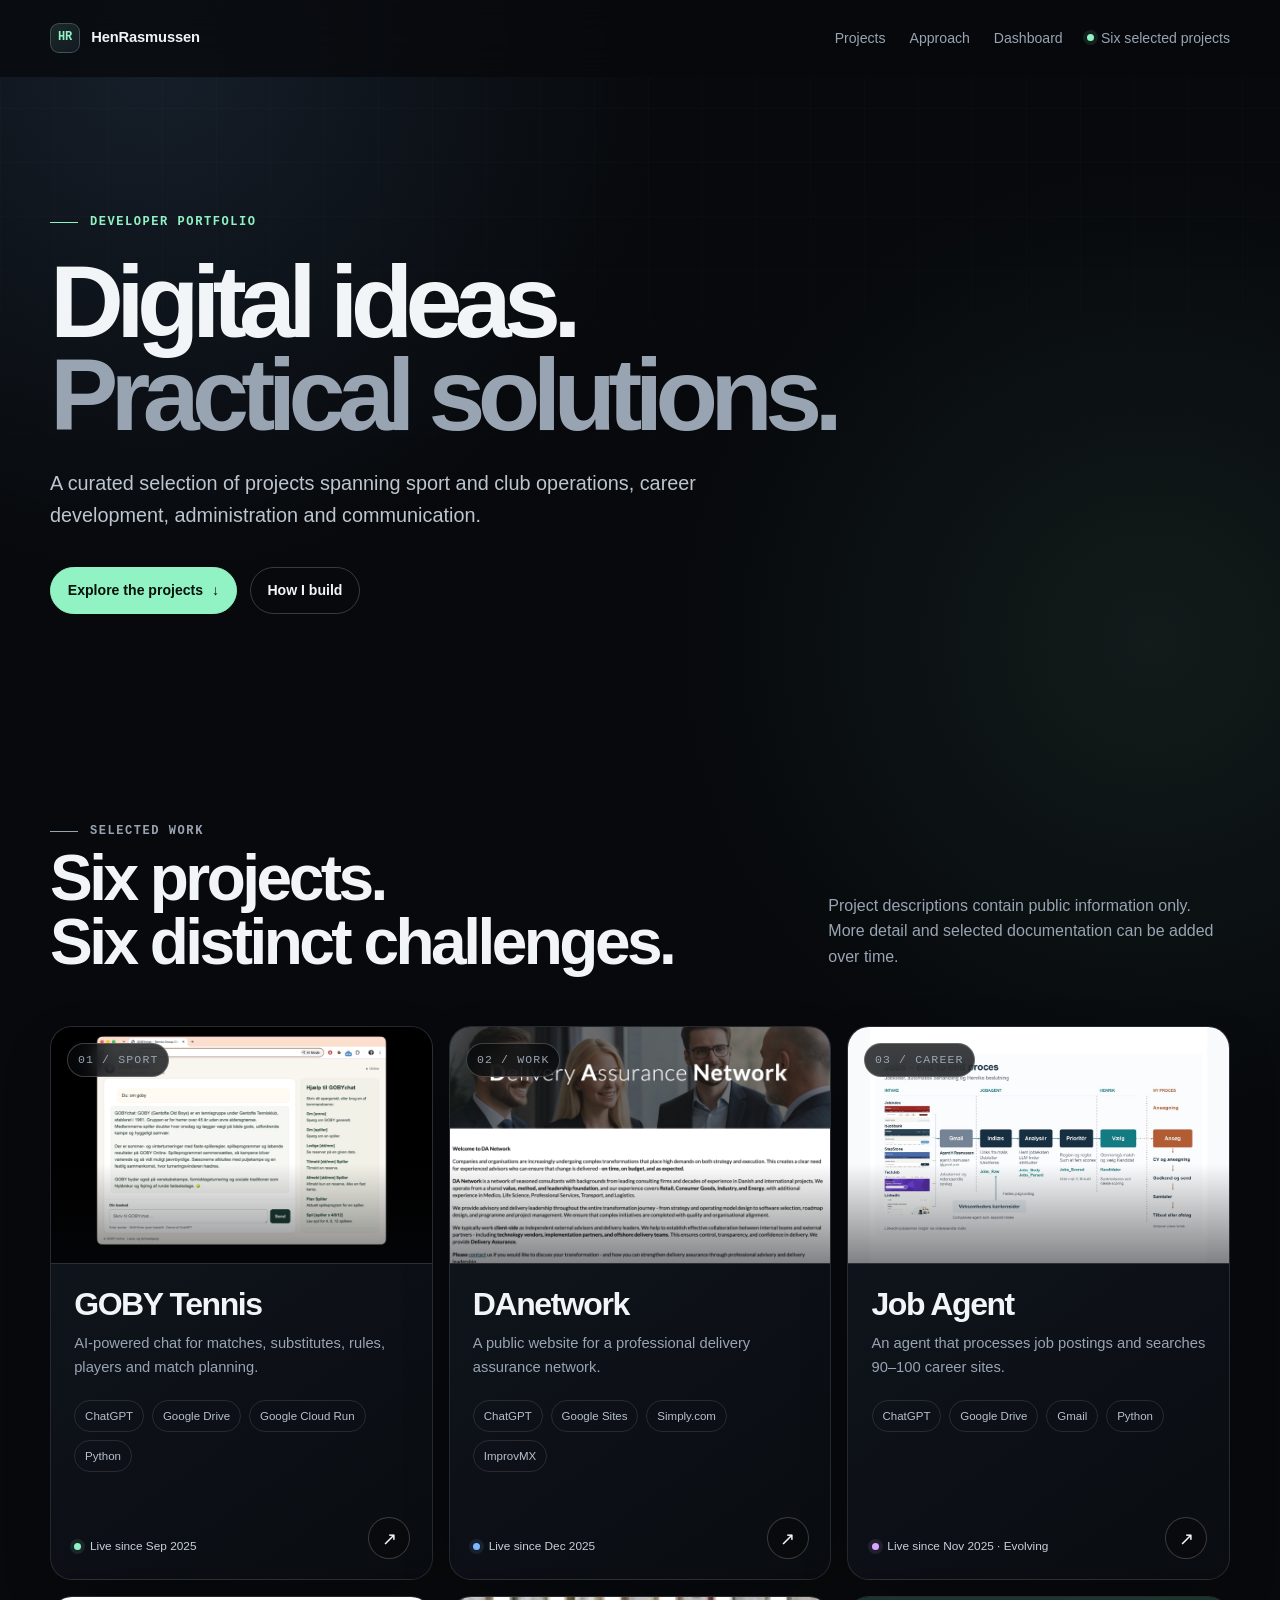
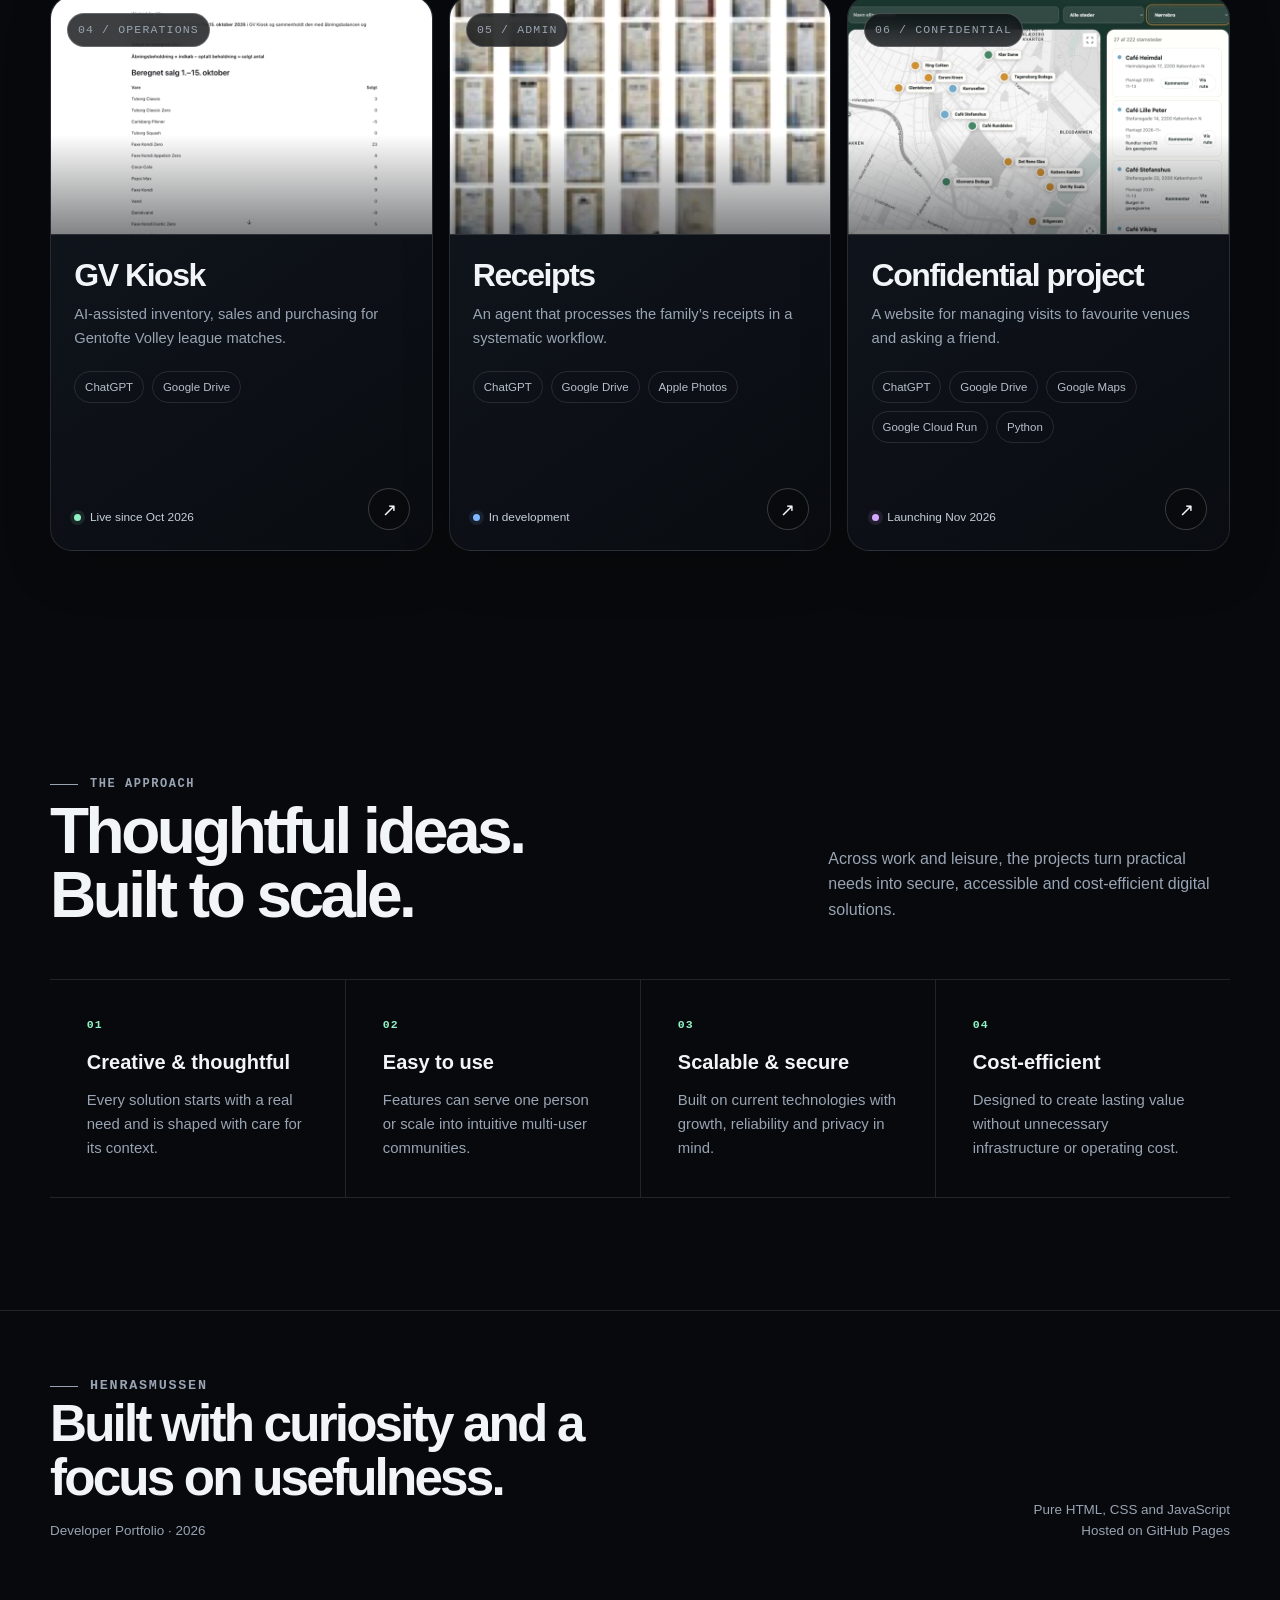
<file: index.html>
<!doctype html>
<html lang="en">
<head>
  <meta charset="utf-8">
  <meta name="viewport" content="width=device-width, initial-scale=1">
  <meta name="description" content="A selection of digital projects spanning sport, operations, career development, administration and communication.">
  <meta name="theme-color" content="#07090c">
  <title>HenRasmussen — Developer Portfolio</title>
  <link rel="stylesheet" href="assets/styles.css">
  <script src="assets/site.js" defer></script>
</head>
<body>
  <a class="skip-link" href="#main">Skip to content</a>
  <header class="site-header">
    <nav class="nav shell" aria-label="Primary navigation">
      <a class="brand" href="./" aria-label="Go to the homepage">
        <span class="brand-mark" aria-hidden="true">HR</span>
        <span>HenRasmussen</span>
      </a>
      <div class="nav-links">
        <a href="#projects">Projects</a>
        <a href="#principles">Approach</a>
        <a href="dashboard/">Dashboard</a>
        <span class="availability">Six selected projects</span>
      </div>
    </nav>
  </header>

  <main id="main">
    <section class="hero shell">
      <div data-reveal>
        <p class="eyebrow">Developer portfolio</p>
        <h1>Digital ideas.<br><span>Practical solutions.</span></h1>
        <p class="hero-copy">A curated selection of projects spanning sport and club operations, career development, administration and communication.</p>
        <div class="button-row">
          <a class="button button-primary" href="#projects">Explore the projects <span aria-hidden="true">↓</span></a>
          <a class="button" href="#principles">How I build</a>
        </div>
      </div>
    </section>

    <section class="section shell" id="projects">
      <div class="section-heading" data-reveal>
        <div>
          <p class="eyebrow">Selected work</p>
          <h2>Six projects.<br>Six distinct challenges.</h2>
        </div>
        <p>Project descriptions contain public information only. More detail and selected documentation can be added over time.</p>
      </div>

      <div class="project-grid">
        <a class="project-card" href="projects/goby-tennis/" data-reveal>
          <span class="project-number">01 / SPORT</span>
          <div class="project-image"><img src="assets/projects/goby.jpg?v=20261028" alt="GOBYchat interface showing player and match commands" loading="lazy"></div>
          <div class="project-card-body">
            <h3>GOBY Tennis</h3>
            <p>AI-powered chat for matches, substitutes, rules, players and match planning.</p>
            <div class="tag-list"><span class="tag">ChatGPT</span><span class="tag">Google Drive</span><span class="tag">Google Cloud Run</span><span class="tag">Python</span></div>
            <span class="project-status">Live since Sep 2025</span>
          </div>
          <span class="card-arrow" aria-hidden="true">↗</span>
        </a>

        <a class="project-card" href="projects/danetwork/" data-reveal>
          <span class="project-number">02 / WORK</span>
          <div class="project-image"><img src="assets/projects/danetwork.jpg" alt="DAnetwork professional network website" loading="lazy"></div>
          <div class="project-card-body">
            <h3>DAnetwork</h3>
            <p>A public website for a professional delivery assurance network.</p>
            <div class="tag-list"><span class="tag">ChatGPT</span><span class="tag">Google Sites</span><span class="tag">Simply.com</span><span class="tag">ImprovMX</span></div>
            <span class="project-status">Live since Dec 2025</span>
          </div>
          <span class="card-arrow" aria-hidden="true">↗</span>
        </a>

        <a class="project-card" href="projects/job-search-career/" data-reveal>
          <span class="project-number">03 / CAREER</span>
          <div class="project-image"><img src="assets/projects/job-agent.jpg?v=20261026" alt="Job Agent scoring job opportunities in a structured overview" loading="lazy"></div>
          <div class="project-card-body">
            <h3>Job Agent</h3>
            <p>An agent that processes job postings and searches 90–100 career sites.</p>
            <div class="tag-list"><span class="tag">ChatGPT</span><span class="tag">Google Drive</span><span class="tag">Gmail</span><span class="tag">Python</span></div>
            <span class="project-status">Live since Nov 2025 · Evolving</span>
          </div>
          <span class="card-arrow" aria-hidden="true">↗</span>
        </a>

        <a class="project-card" href="projects/gv-kiosk/" data-reveal>
          <span class="project-number">04 / OPERATIONS</span>
          <div class="project-image"><img src="assets/projects/gv-kiosk.jpg" alt="GV Kiosk calculated sales overview" loading="lazy"></div>
          <div class="project-card-body">
            <h3>GV Kiosk</h3>
            <p>AI-assisted inventory, sales and purchasing for Gentofte Volley league matches.</p>
            <div class="tag-list"><span class="tag">ChatGPT</span><span class="tag">Google Drive</span></div>
            <span class="project-status">Live since Oct 2026</span>
          </div>
          <span class="card-arrow" aria-hidden="true">↗</span>
        </a>

        <a class="project-card" href="projects/receipts/" data-reveal>
          <span class="project-number">05 / ADMIN</span>
          <div class="project-image"><img src="assets/projects/receipts.jpg" alt="An overview of receipts ready for processing" loading="lazy"></div>
          <div class="project-card-body">
            <h3>Receipts</h3>
            <p>An agent that processes the family’s receipts in a systematic workflow.</p>
            <div class="tag-list"><span class="tag">ChatGPT</span><span class="tag">Google Drive</span><span class="tag">Apple Photos</span></div>
            <span class="project-status">In development</span>
          </div>
          <span class="card-arrow" aria-hidden="true">↗</span>
        </a>

        <a class="project-card" href="projects/confidential-project/" data-reveal>
          <span class="project-number">06 / CONFIDENTIAL</span>
          <div class="project-image"><img src="assets/projects/confidential-project.jpg" alt="A map-based interface for planning visits" loading="lazy"></div>
          <div class="project-card-body">
            <h3>Confidential project</h3>
            <p>A website for managing visits to favourite venues and asking a friend.</p>
            <div class="tag-list"><span class="tag">ChatGPT</span><span class="tag">Google Drive</span><span class="tag">Google Maps</span><span class="tag">Google Cloud Run</span><span class="tag">Python</span></div>
            <span class="project-status">Launching Nov 2026</span>
          </div>
          <span class="card-arrow" aria-hidden="true">↗</span>
        </a>
      </div>
    </section>

    <section class="section shell" id="principles">
      <div class="section-heading" data-reveal>
        <div>
          <p class="eyebrow">The approach</p>
          <h2>Thoughtful ideas.<br>Built to scale.</h2>
        </div>
        <p>Across work and leisure, the projects turn practical needs into secure, accessible and cost-efficient digital solutions.</p>
      </div>
      <div class="principles" data-reveal>
        <article class="principle">
          <strong>01</strong>
          <h3>Creative &amp; thoughtful</h3>
          <p>Every solution starts with a real need and is shaped with care for its context.</p>
        </article>
        <article class="principle">
          <strong>02</strong>
          <h3>Easy to use</h3>
          <p>Features can serve one person or scale into intuitive multi-user communities.</p>
        </article>
        <article class="principle">
          <strong>03</strong>
          <h3>Scalable &amp; secure</h3>
          <p>Built on current technologies with growth, reliability and privacy in mind.</p>
        </article>
        <article class="principle">
          <strong>04</strong>
          <h3>Cost-efficient</h3>
          <p>Designed to create lasting value without unnecessary infrastructure or operating cost.</p>
        </article>
      </div>
    </section>
  </main>

  <footer class="site-footer">
    <div class="footer-inner shell">
      <div>
        <p class="eyebrow">HenRasmussen</p>
        <h2>Built with curiosity and a focus on usefulness.</h2>
        <p>Developer Portfolio · <span data-year></span></p>
      </div>
      <p class="footer-meta">Pure HTML, CSS and JavaScript<br>Hosted on GitHub Pages</p>
    </div>
  </footer>
</body>
</html>
</file>
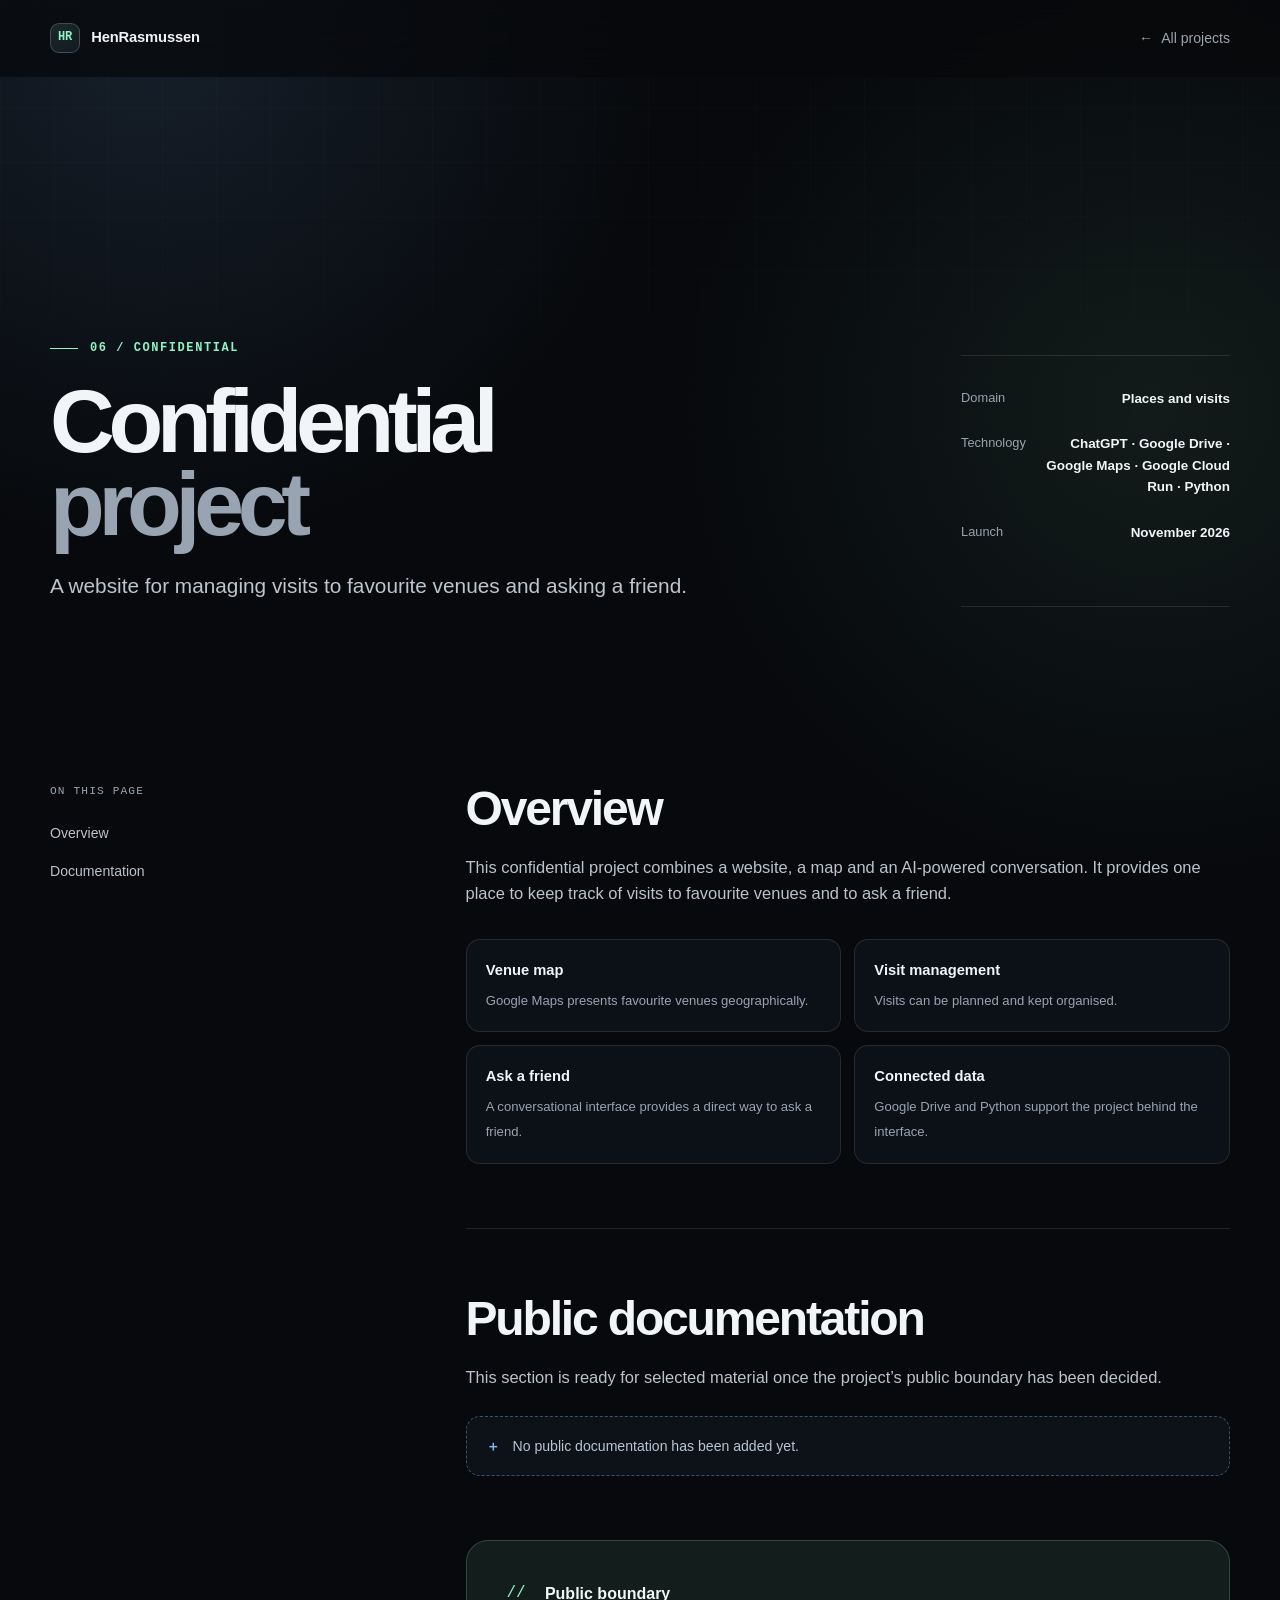
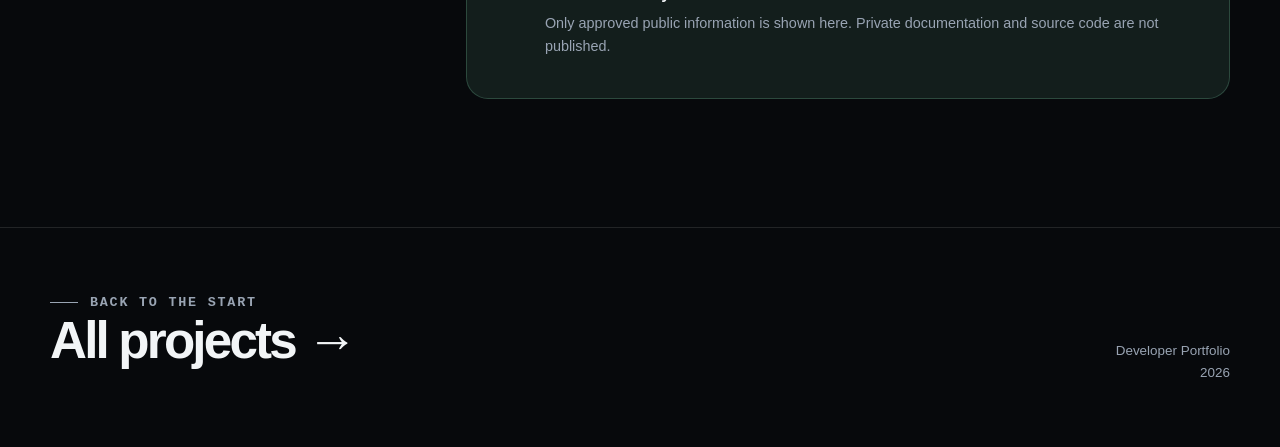
<file: projects/confidential-project/index.html>
<!doctype html>
<html lang="en">
<head><!-- Static project page -->
  <meta charset="utf-8">
  <meta name="viewport" content="width=device-width, initial-scale=1">
  <meta name="description" content="Confidential project — a website for managing visits to favourite venues and asking a friend.">
  <meta name="theme-color" content="#07090c">
  <title>Confidential project — HenRasmussen</title>
  <link rel="stylesheet" href="../../assets/styles.css">
  <script src="../../assets/site.js" defer></script>
</head>
<body>
  <a class="skip-link" href="#main">Skip to content</a>
  <header class="site-header"><nav class="nav shell" aria-label="Primary navigation"><a class="brand" href="../../"><span class="brand-mark" aria-hidden="true">HR</span><span>HenRasmussen</span></a><div class="nav-links"><a class="back-link" href="../../#projects"><span aria-hidden="true">←</span> All projects</a></div></nav></header>
  <main id="main">
    <section class="detail-hero shell">
      <div data-reveal><p class="eyebrow">06 / Confidential</p><h1>Confidential<br><span>project</span></h1><p class="detail-intro">A website for managing visits to favourite venues and asking a friend.</p></div>
      <dl class="detail-index" data-reveal><div><dt>Domain</dt><dd>Places and visits</dd></div><div><dt>Technology</dt><dd>ChatGPT · Google Drive · Google Maps · Google Cloud Run · Python</dd></div><div><dt>Launch</dt><dd>November 2026</dd></div></dl>
    </section>
    <div class="content-grid shell">
      <nav class="content-nav" aria-label="On this page"><p>On this page</p><a href="#overview">Overview</a><a href="#documentation">Documentation</a></nav>
      <div>
        <section class="content-block" id="overview" data-reveal><h2>Overview</h2><p>This confidential project combines a website, a map and an AI-powered conversation. It provides one place to keep track of visits to favourite venues and to ask a friend.</p><ul class="feature-list"><li><strong>Venue map</strong><span>Google Maps presents favourite venues geographically.</span></li><li><strong>Visit management</strong><span>Visits can be planned and kept organised.</span></li><li><strong>Ask a friend</strong><span>A conversational interface provides a direct way to ask a friend.</span></li><li><strong>Connected data</strong><span>Google Drive and Python support the project behind the interface.</span></li></ul></section>
        <section class="content-block" id="documentation" data-reveal><h2>Public documentation</h2><p>This section is ready for selected material once the project’s public boundary has been decided.</p><div class="placeholder">No public documentation has been added yet.</div></section>
        <aside class="privacy-note" data-reveal><span class="privacy-note-icon" aria-hidden="true">//</span><div><h3>Public boundary</h3><p>Only approved public information is shown here. Private documentation and source code are not published.</p></div></aside>
      </div>
    </div>
  </main>
  <footer class="site-footer"><div class="footer-inner shell"><div><p class="eyebrow">Back to the start</p><h2><a href="../../#projects">All projects <span aria-hidden="true">→</span></a></h2></div><p class="footer-meta">Developer Portfolio<br><span data-year></span></p></div></footer>
</body>
</html>
</file>
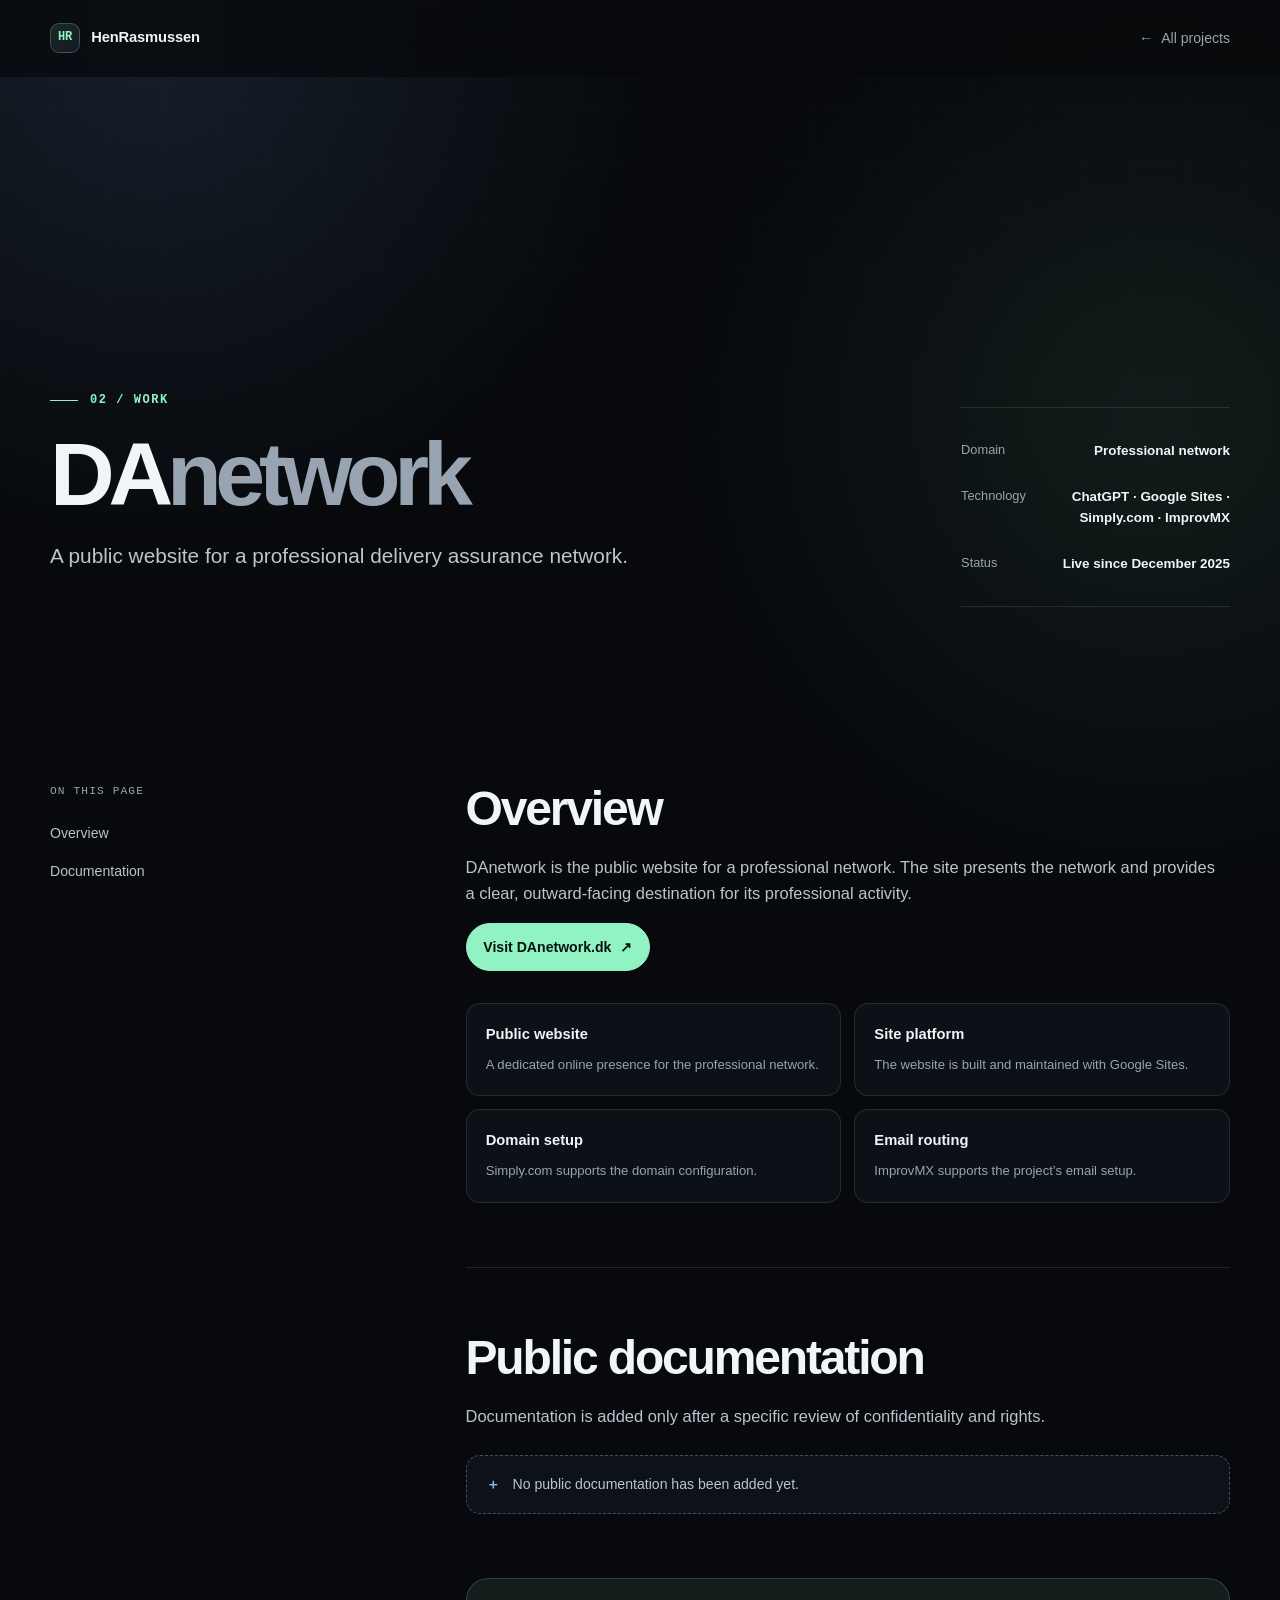
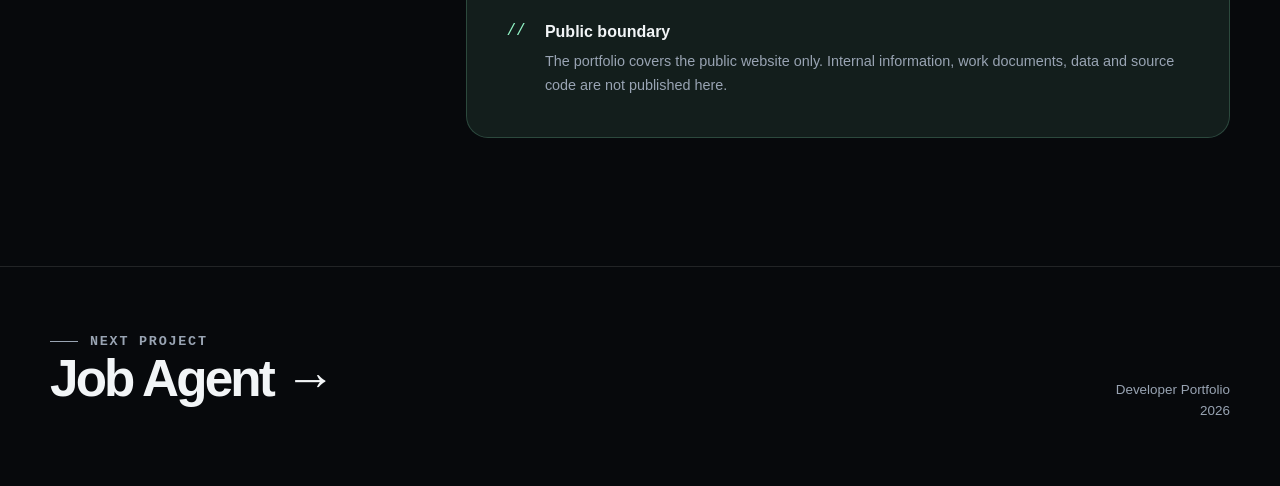
<file: projects/danetwork/index.html>
<!doctype html>
<html lang="en">
<head><!-- Static project page -->
  <meta charset="utf-8">
  <meta name="viewport" content="width=device-width, initial-scale=1">
  <meta name="description" content="DAnetwork — a website for a professional delivery assurance network.">
  <meta name="theme-color" content="#07090c">
  <title>DAnetwork — HenRasmussen</title>
  <link rel="stylesheet" href="../../assets/styles.css">
  <script src="../../assets/site.js" defer></script>
</head>
<body>
  <a class="skip-link" href="#main">Skip to content</a>
  <header class="site-header"><nav class="nav shell" aria-label="Primary navigation"><a class="brand" href="../../"><span class="brand-mark" aria-hidden="true">HR</span><span>HenRasmussen</span></a><div class="nav-links"><a class="back-link" href="../../#projects"><span aria-hidden="true">←</span> All projects</a></div></nav></header>
  <main id="main">
    <section class="detail-hero shell">
      <div data-reveal><p class="eyebrow">02 / Work</p><h1>DA<span>network</span></h1><p class="detail-intro">A public website for a professional delivery assurance network.</p></div>
      <dl class="detail-index" data-reveal><div><dt>Domain</dt><dd>Professional network</dd></div><div><dt>Technology</dt><dd>ChatGPT · Google Sites · Simply.com · ImprovMX</dd></div><div><dt>Status</dt><dd>Live since December 2025</dd></div></dl>
    </section>
    <div class="content-grid shell">
      <nav class="content-nav" aria-label="On this page"><p>On this page</p><a href="#overview">Overview</a><a href="#documentation">Documentation</a></nav>
      <div>
        <section class="content-block" id="overview" data-reveal><h2>Overview</h2><p>DAnetwork is the public website for a professional network. The site presents the network and provides a clear, outward-facing destination for its professional activity.</p><p><a class="button button-primary" href="https://danetwork.dk/" target="_blank" rel="noopener">Visit DAnetwork.dk <span aria-hidden="true">↗</span></a></p><ul class="feature-list"><li><strong>Public website</strong><span>A dedicated online presence for the professional network.</span></li><li><strong>Site platform</strong><span>The website is built and maintained with Google Sites.</span></li><li><strong>Domain setup</strong><span>Simply.com supports the domain configuration.</span></li><li><strong>Email routing</strong><span>ImprovMX supports the project’s email setup.</span></li></ul></section>
        <section class="content-block" id="documentation" data-reveal><h2>Public documentation</h2><p>Documentation is added only after a specific review of confidentiality and rights.</p><div class="placeholder">No public documentation has been added yet.</div></section>
        <aside class="privacy-note" data-reveal><span class="privacy-note-icon" aria-hidden="true">//</span><div><h3>Public boundary</h3><p>The portfolio covers the public website only. Internal information, work documents, data and source code are not published here.</p></div></aside>
      </div>
    </div>
  </main>
  <footer class="site-footer"><div class="footer-inner shell"><div><p class="eyebrow">Next project</p><h2><a href="../job-search-career/">Job Agent <span aria-hidden="true">→</span></a></h2></div><p class="footer-meta">Developer Portfolio<br><span data-year></span></p></div></footer>
</body>
</html>
</file>
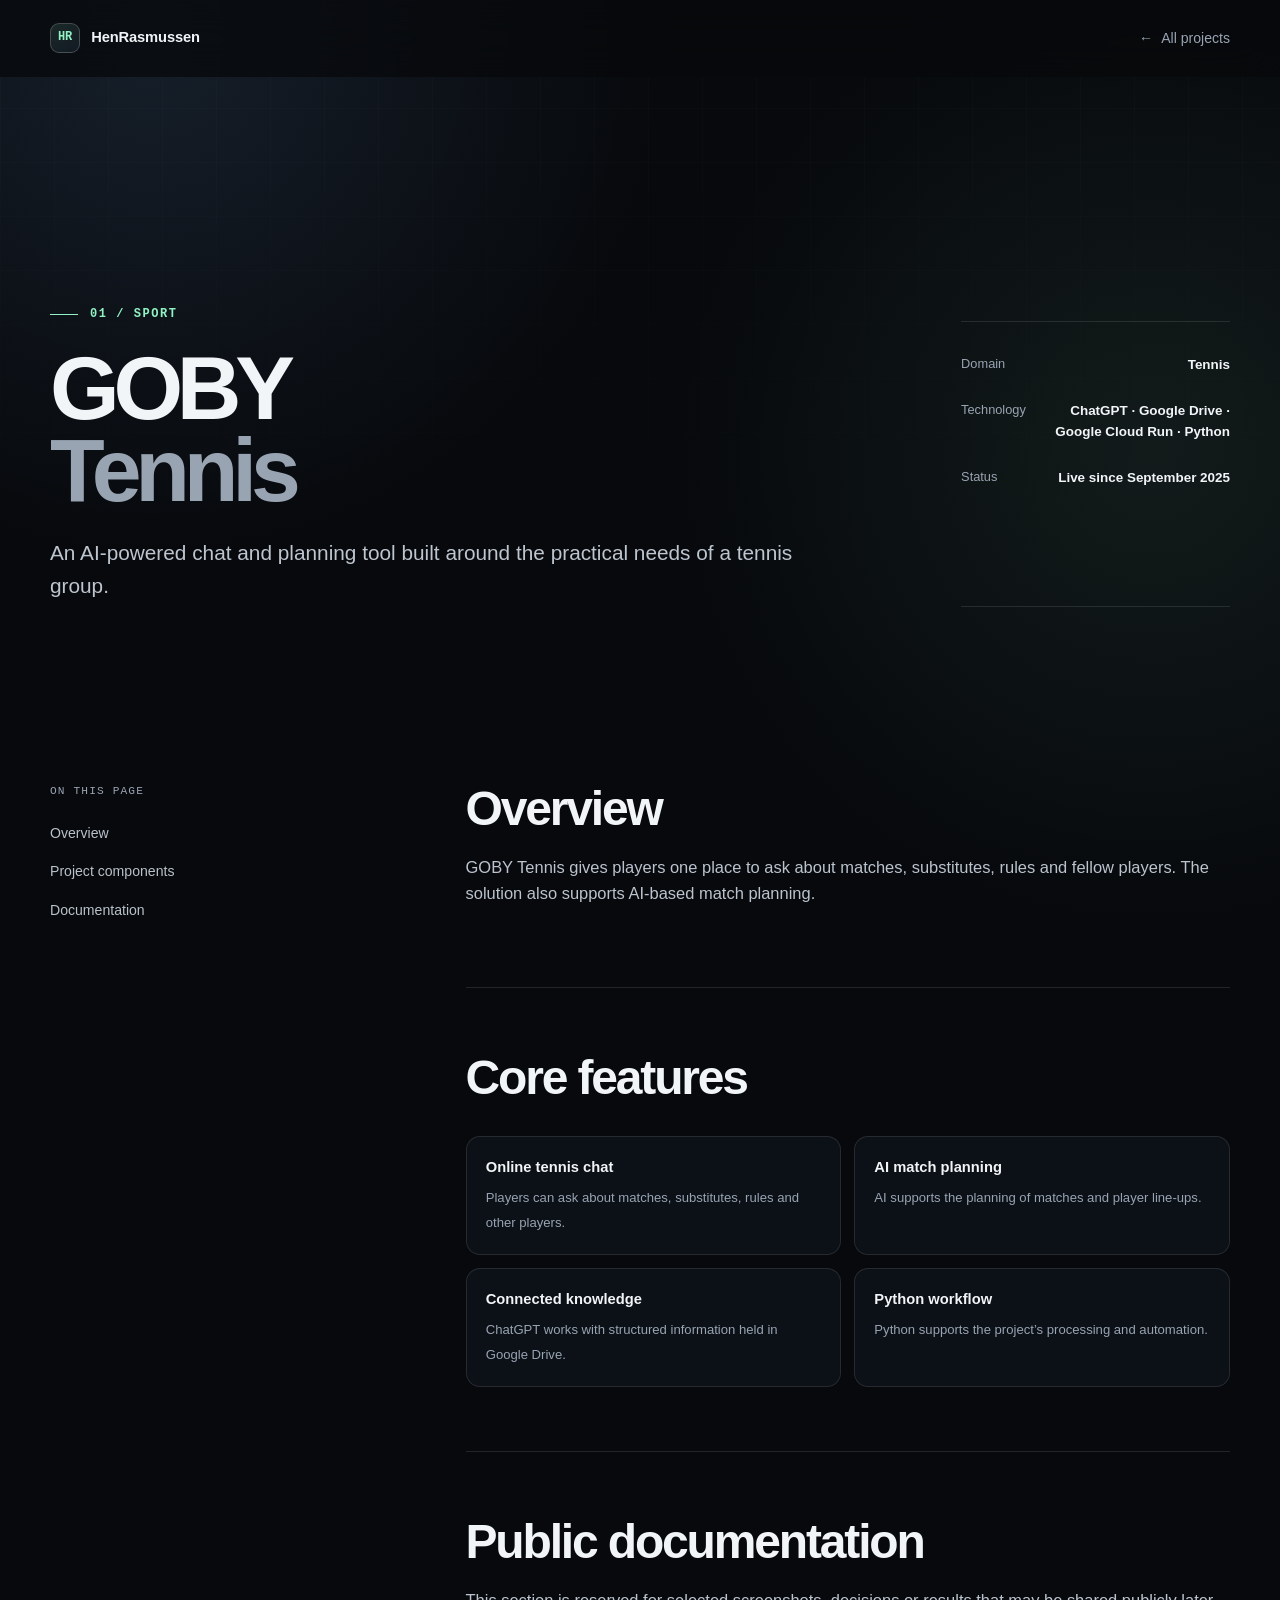
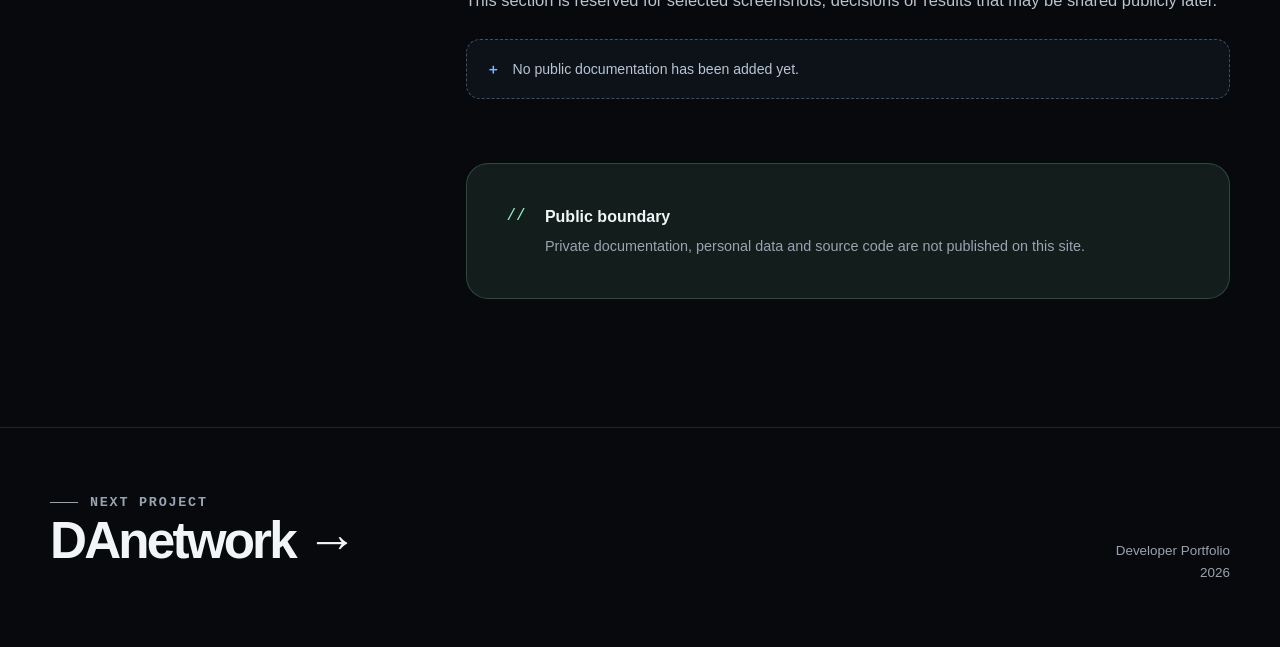
<file: projects/goby-tennis/index.html>
<!doctype html>
<html lang="en">
<head><!-- Static project page -->
  <meta charset="utf-8">
  <meta name="viewport" content="width=device-width, initial-scale=1">
  <meta name="description" content="GOBY Tennis — AI-powered chat and match planning for tennis players.">
  <meta name="theme-color" content="#07090c">
  <title>GOBY Tennis — HenRasmussen</title>
  <link rel="stylesheet" href="../../assets/styles.css">
  <script src="../../assets/site.js" defer></script>
</head>
<body>
  <a class="skip-link" href="#main">Skip to content</a>
  <header class="site-header"><nav class="nav shell" aria-label="Primary navigation"><a class="brand" href="../../"><span class="brand-mark" aria-hidden="true">HR</span><span>HenRasmussen</span></a><div class="nav-links"><a class="back-link" href="../../#projects"><span aria-hidden="true">←</span> All projects</a></div></nav></header>
  <main id="main">
    <section class="detail-hero shell">
      <div data-reveal><p class="eyebrow">01 / Sport</p><h1>GOBY<br><span>Tennis</span></h1><p class="detail-intro">An AI-powered chat and planning tool built around the practical needs of a tennis group.</p></div>
      <dl class="detail-index" data-reveal><div><dt>Domain</dt><dd>Tennis</dd></div><div><dt>Technology</dt><dd>ChatGPT · Google Drive · Google Cloud Run · Python</dd></div><div><dt>Status</dt><dd>Live since September 2025</dd></div></dl>
    </section>
    <div class="content-grid shell">
      <nav class="content-nav" aria-label="On this page"><p>On this page</p><a href="#overview">Overview</a><a href="#components">Project components</a><a href="#documentation">Documentation</a></nav>
      <div>
        <section class="content-block" id="overview" data-reveal><h2>Overview</h2><p>GOBY Tennis gives players one place to ask about matches, substitutes, rules and fellow players. The solution also supports AI-based match planning.</p></section>
        <section class="content-block" id="components" data-reveal><h2>Core features</h2><ul class="feature-list"><li><strong>Online tennis chat</strong><span>Players can ask about matches, substitutes, rules and other players.</span></li><li><strong>AI match planning</strong><span>AI supports the planning of matches and player line-ups.</span></li><li><strong>Connected knowledge</strong><span>ChatGPT works with structured information held in Google Drive.</span></li><li><strong>Python workflow</strong><span>Python supports the project’s processing and automation.</span></li></ul></section>
        <section class="content-block" id="documentation" data-reveal><h2>Public documentation</h2><p>This section is reserved for selected screenshots, decisions or results that may be shared publicly later.</p><div class="placeholder">No public documentation has been added yet.</div></section>
        <aside class="privacy-note" data-reveal><span class="privacy-note-icon" aria-hidden="true">//</span><div><h3>Public boundary</h3><p>Private documentation, personal data and source code are not published on this site.</p></div></aside>
      </div>
    </div>
  </main>
  <footer class="site-footer"><div class="footer-inner shell"><div><p class="eyebrow">Next project</p><h2><a href="../danetwork/">DAnetwork <span aria-hidden="true">→</span></a></h2></div><p class="footer-meta">Developer Portfolio<br><span data-year></span></p></div></footer>
</body>
</html>
</file>
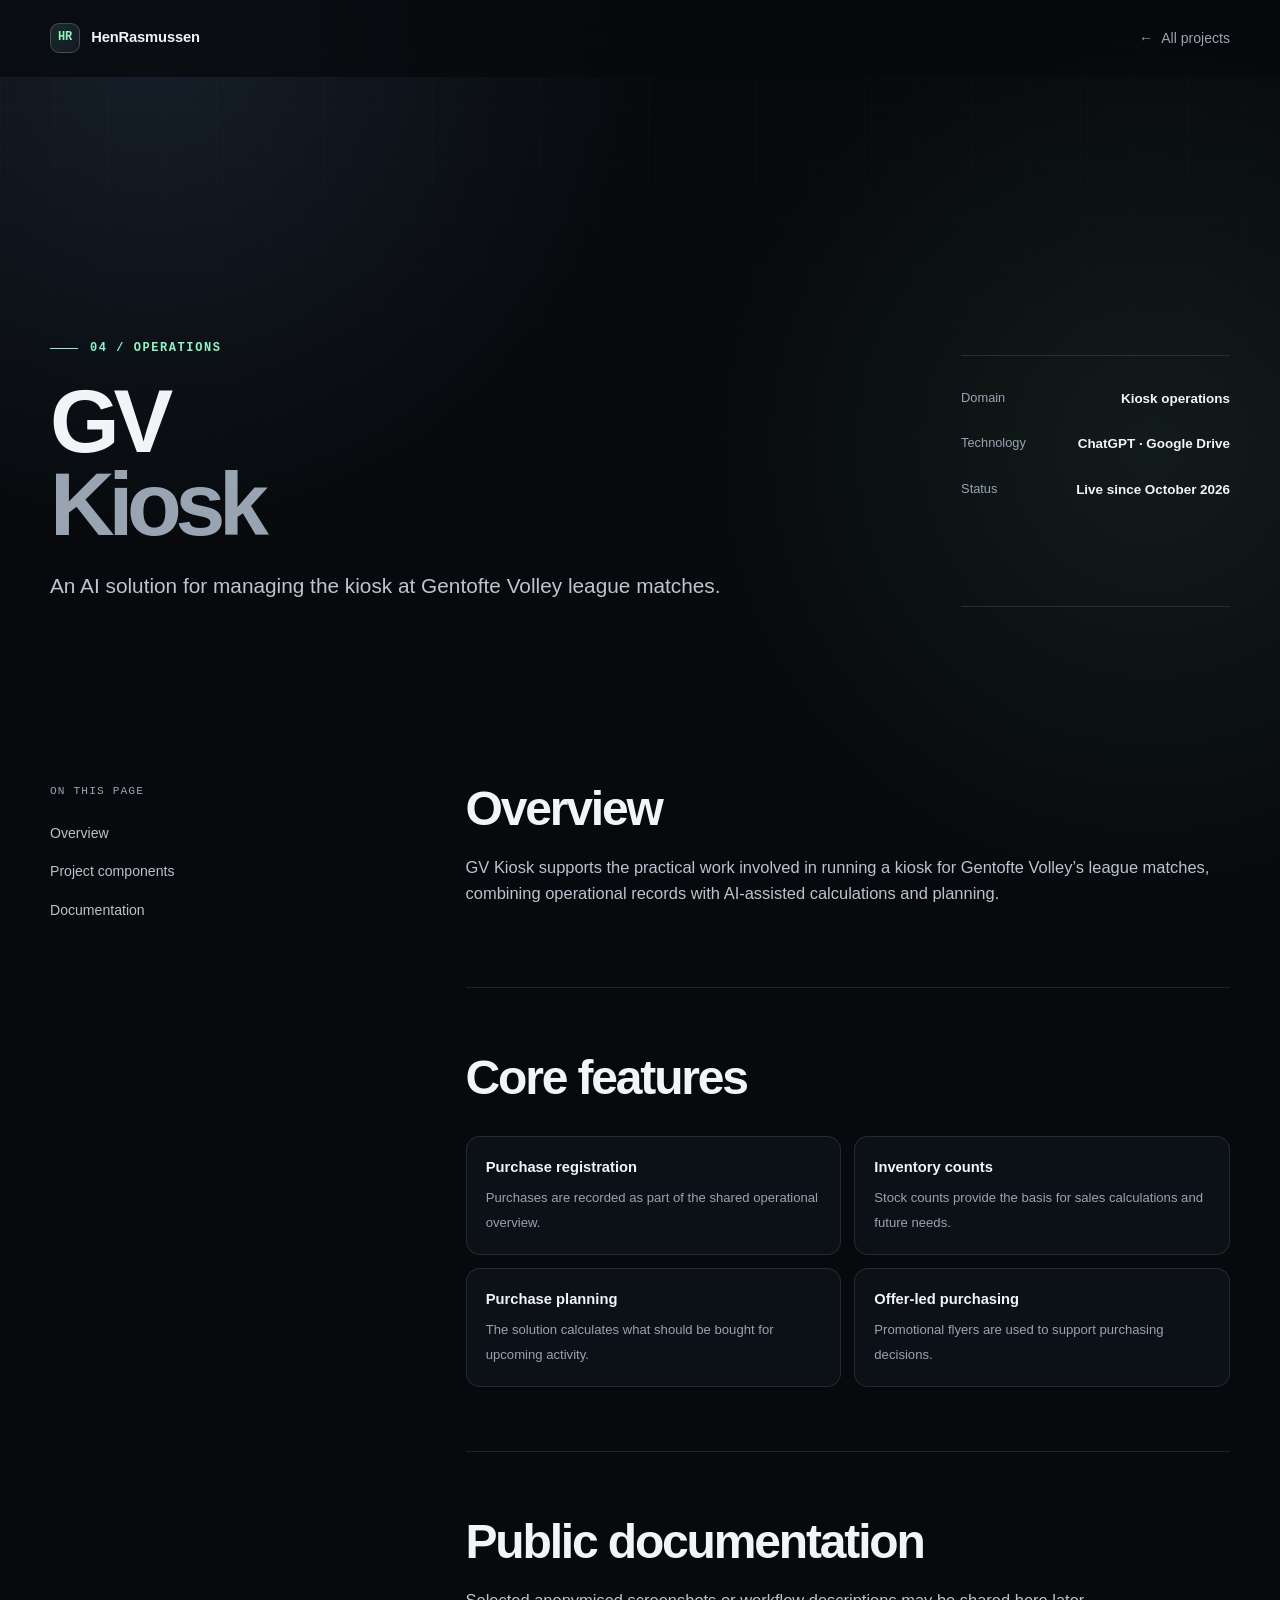
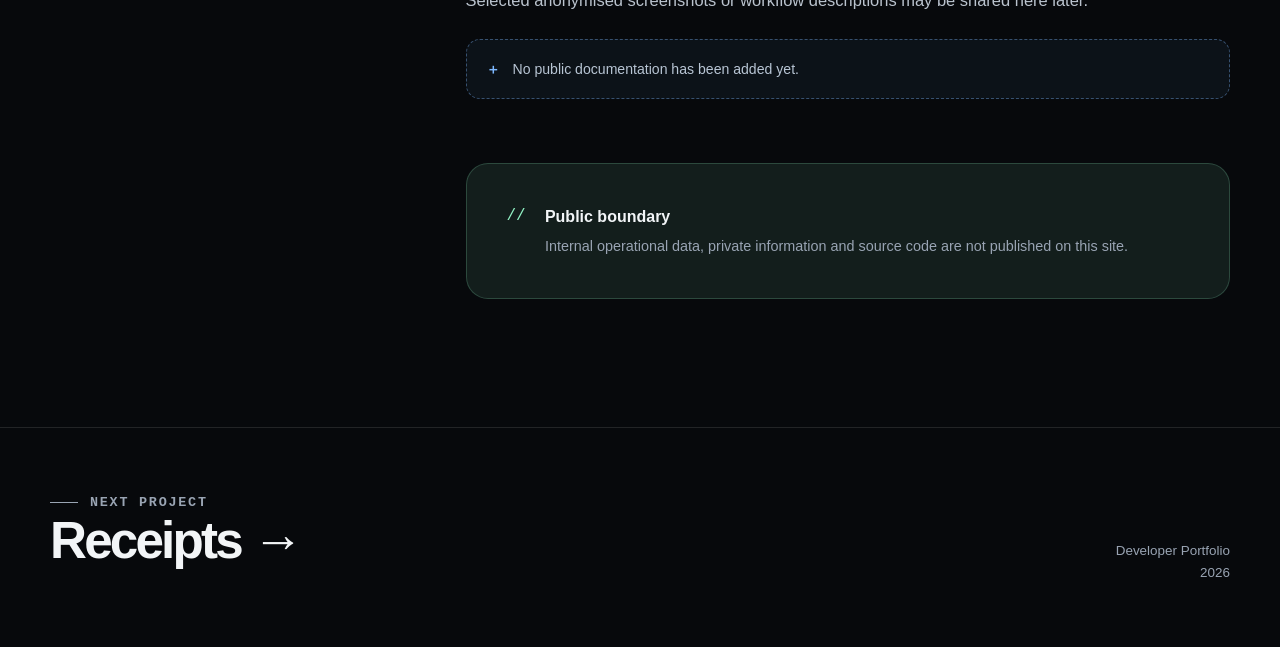
<file: projects/gv-kiosk/index.html>
<!doctype html>
<html lang="en">
<head><!-- Static project page -->
  <meta charset="utf-8">
  <meta name="viewport" content="width=device-width, initial-scale=1">
  <meta name="description" content="GV Kiosk — AI-assisted kiosk operations for Gentofte Volley league matches.">
  <meta name="theme-color" content="#07090c">
  <title>GV Kiosk — HenRasmussen</title>
  <link rel="stylesheet" href="../../assets/styles.css">
  <script src="../../assets/site.js" defer></script>
</head>
<body>
  <a class="skip-link" href="#main">Skip to content</a>
  <header class="site-header"><nav class="nav shell" aria-label="Primary navigation"><a class="brand" href="../../"><span class="brand-mark" aria-hidden="true">HR</span><span>HenRasmussen</span></a><div class="nav-links"><a class="back-link" href="../../#projects"><span aria-hidden="true">←</span> All projects</a></div></nav></header>
  <main id="main">
    <section class="detail-hero shell">
      <div data-reveal><p class="eyebrow">04 / Operations</p><h1>GV<br><span>Kiosk</span></h1><p class="detail-intro">An AI solution for managing the kiosk at Gentofte Volley league matches.</p></div>
      <dl class="detail-index" data-reveal><div><dt>Domain</dt><dd>Kiosk operations</dd></div><div><dt>Technology</dt><dd>ChatGPT · Google Drive</dd></div><div><dt>Status</dt><dd>Live since October 2026</dd></div></dl>
    </section>
    <div class="content-grid shell">
      <nav class="content-nav" aria-label="On this page"><p>On this page</p><a href="#overview">Overview</a><a href="#components">Project components</a><a href="#documentation">Documentation</a></nav>
      <div>
        <section class="content-block" id="overview" data-reveal><h2>Overview</h2><p>GV Kiosk supports the practical work involved in running a kiosk for Gentofte Volley’s league matches, combining operational records with AI-assisted calculations and planning.</p></section>
        <section class="content-block" id="components" data-reveal><h2>Core features</h2><ul class="feature-list"><li><strong>Purchase registration</strong><span>Purchases are recorded as part of the shared operational overview.</span></li><li><strong>Inventory counts</strong><span>Stock counts provide the basis for sales calculations and future needs.</span></li><li><strong>Purchase planning</strong><span>The solution calculates what should be bought for upcoming activity.</span></li><li><strong>Offer-led purchasing</strong><span>Promotional flyers are used to support purchasing decisions.</span></li></ul></section>
        <section class="content-block" id="documentation" data-reveal><h2>Public documentation</h2><p>Selected anonymised screenshots or workflow descriptions may be shared here later.</p><div class="placeholder">No public documentation has been added yet.</div></section>
        <aside class="privacy-note" data-reveal><span class="privacy-note-icon" aria-hidden="true">//</span><div><h3>Public boundary</h3><p>Internal operational data, private information and source code are not published on this site.</p></div></aside>
      </div>
    </div>
  </main>
  <footer class="site-footer"><div class="footer-inner shell"><div><p class="eyebrow">Next project</p><h2><a href="../receipts/">Receipts <span aria-hidden="true">→</span></a></h2></div><p class="footer-meta">Developer Portfolio<br><span data-year></span></p></div></footer>
</body>
</html>
</file>
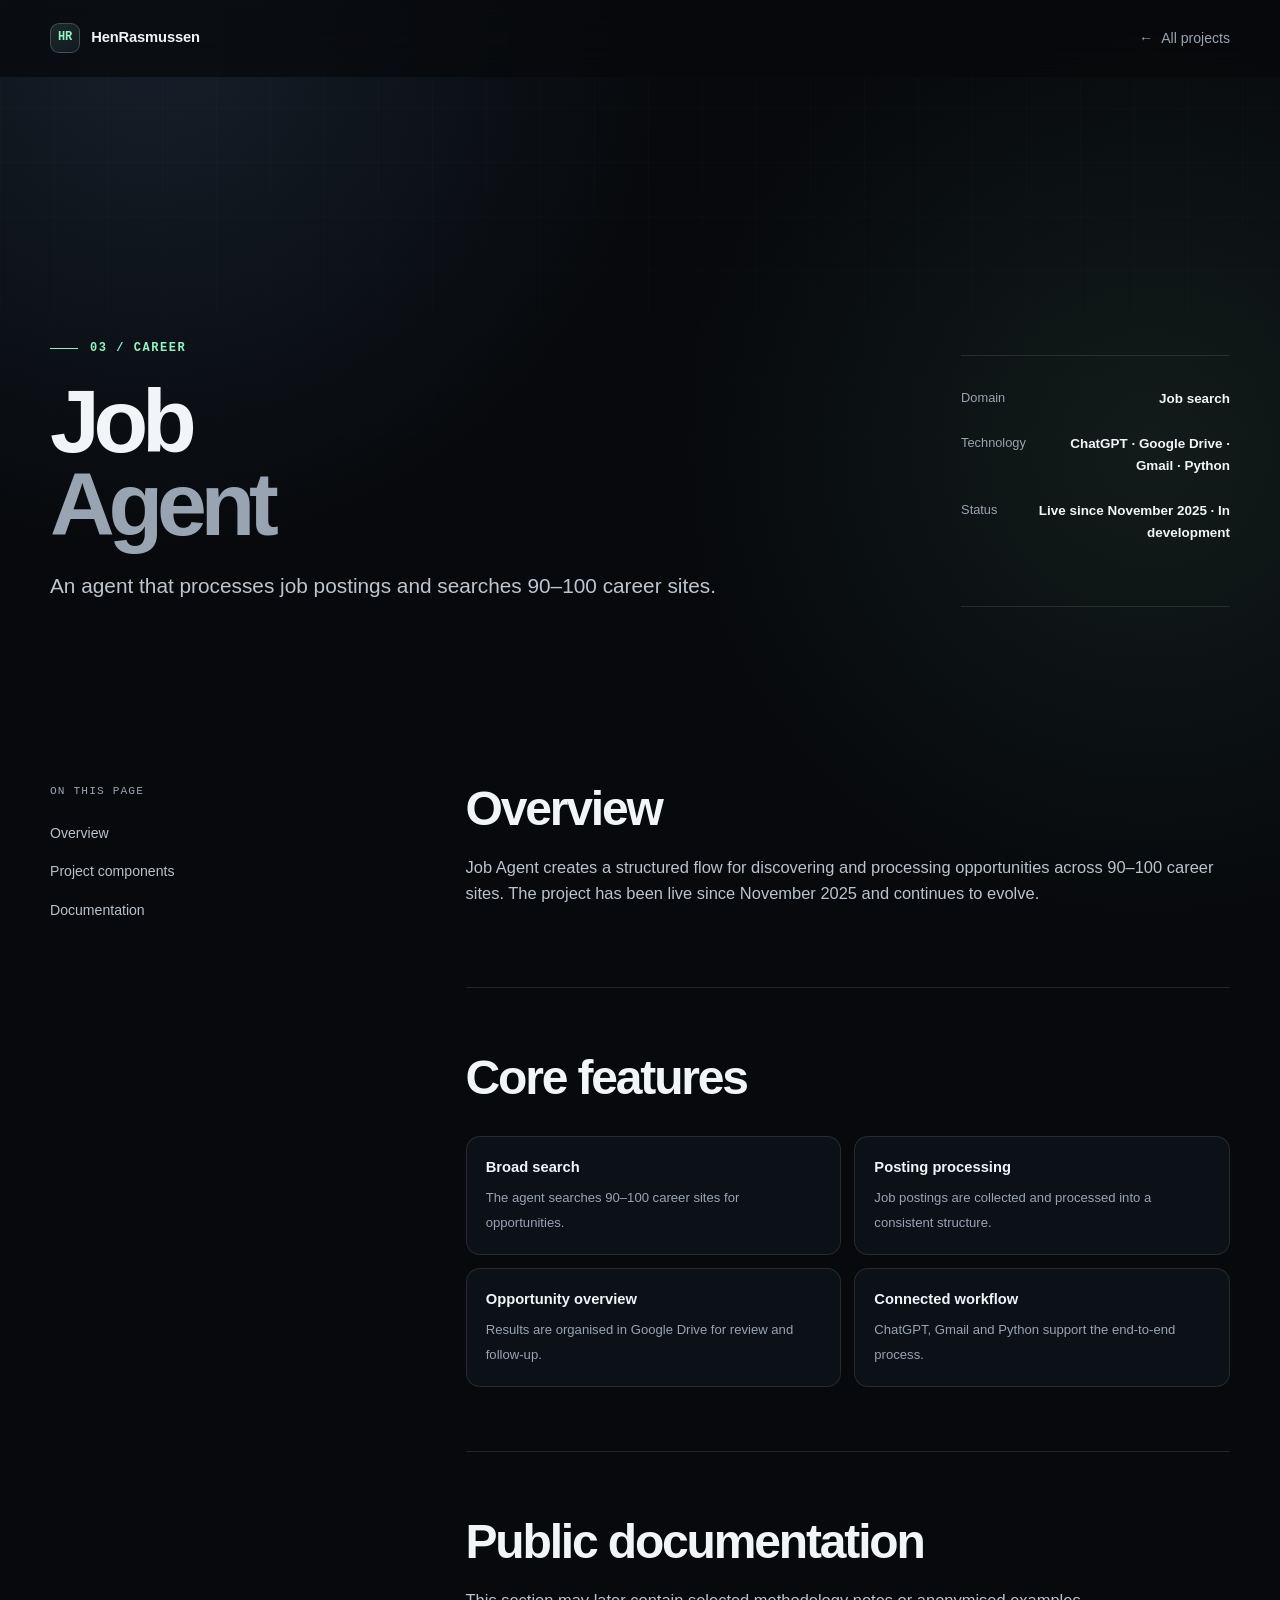
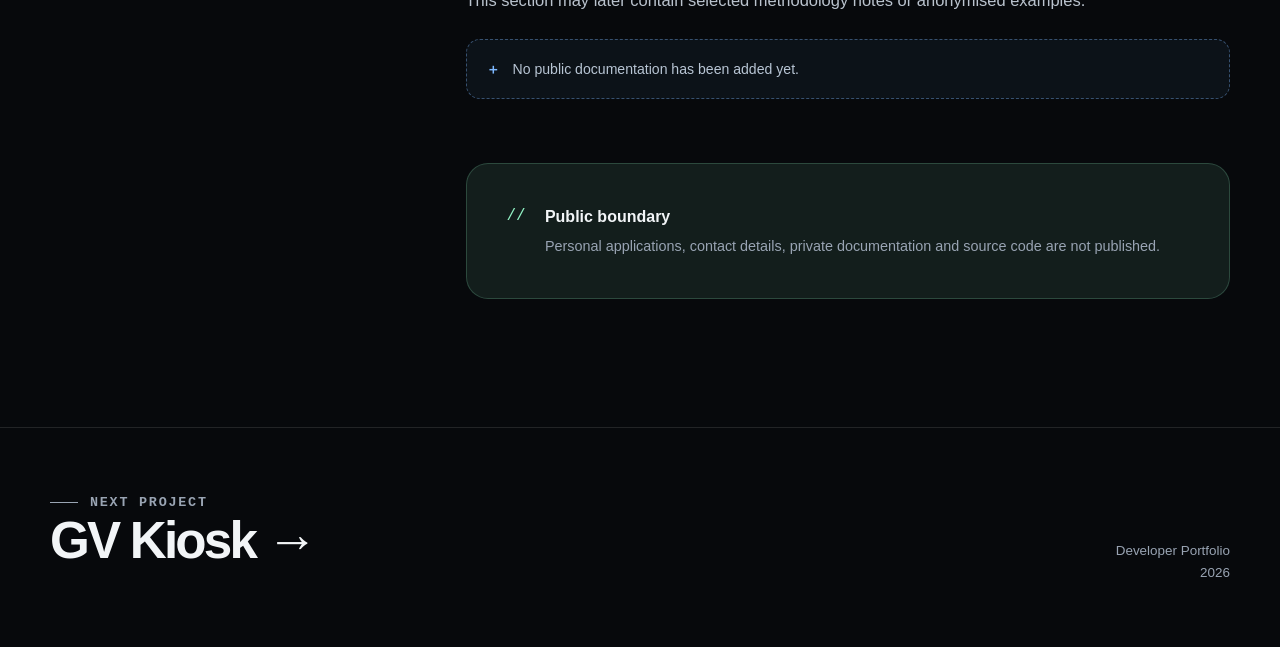
<file: projects/job-search-career/index.html>
<!doctype html>
<html lang="en">
<head><!-- Static project page -->
  <meta charset="utf-8">
  <meta name="viewport" content="width=device-width, initial-scale=1">
  <meta name="description" content="Job Agent — automated processing of job postings across 90–100 career sites.">
  <meta name="theme-color" content="#07090c">
  <title>Job Agent — HenRasmussen</title>
  <link rel="stylesheet" href="../../assets/styles.css">
  <script src="../../assets/site.js" defer></script>
</head>
<body>
  <a class="skip-link" href="#main">Skip to content</a>
  <header class="site-header"><nav class="nav shell" aria-label="Primary navigation"><a class="brand" href="../../"><span class="brand-mark" aria-hidden="true">HR</span><span>HenRasmussen</span></a><div class="nav-links"><a class="back-link" href="../../#projects"><span aria-hidden="true">←</span> All projects</a></div></nav></header>
  <main id="main">
    <section class="detail-hero shell">
      <div data-reveal><p class="eyebrow">03 / Career</p><h1>Job<br><span>Agent</span></h1><p class="detail-intro">An agent that processes job postings and searches 90–100 career sites.</p></div>
      <dl class="detail-index" data-reveal><div><dt>Domain</dt><dd>Job search</dd></div><div><dt>Technology</dt><dd>ChatGPT · Google Drive · Gmail · Python</dd></div><div><dt>Status</dt><dd>Live since November 2025 · In development</dd></div></dl>
    </section>
    <div class="content-grid shell">
      <nav class="content-nav" aria-label="On this page"><p>On this page</p><a href="#overview">Overview</a><a href="#components">Project components</a><a href="#documentation">Documentation</a></nav>
      <div>
        <section class="content-block" id="overview" data-reveal><h2>Overview</h2><p>Job Agent creates a structured flow for discovering and processing opportunities across 90–100 career sites. The project has been live since November 2025 and continues to evolve.</p></section>
        <section class="content-block" id="components" data-reveal><h2>Core features</h2><ul class="feature-list"><li><strong>Broad search</strong><span>The agent searches 90–100 career sites for opportunities.</span></li><li><strong>Posting processing</strong><span>Job postings are collected and processed into a consistent structure.</span></li><li><strong>Opportunity overview</strong><span>Results are organised in Google Drive for review and follow-up.</span></li><li><strong>Connected workflow</strong><span>ChatGPT, Gmail and Python support the end-to-end process.</span></li></ul></section>
        <section class="content-block" id="documentation" data-reveal><h2>Public documentation</h2><p>This section may later contain selected methodology notes or anonymised examples.</p><div class="placeholder">No public documentation has been added yet.</div></section>
        <aside class="privacy-note" data-reveal><span class="privacy-note-icon" aria-hidden="true">//</span><div><h3>Public boundary</h3><p>Personal applications, contact details, private documentation and source code are not published.</p></div></aside>
      </div>
    </div>
  </main>
  <footer class="site-footer"><div class="footer-inner shell"><div><p class="eyebrow">Next project</p><h2><a href="../gv-kiosk/">GV Kiosk <span aria-hidden="true">→</span></a></h2></div><p class="footer-meta">Developer Portfolio<br><span data-year></span></p></div></footer>
</body>
</html>
</file>
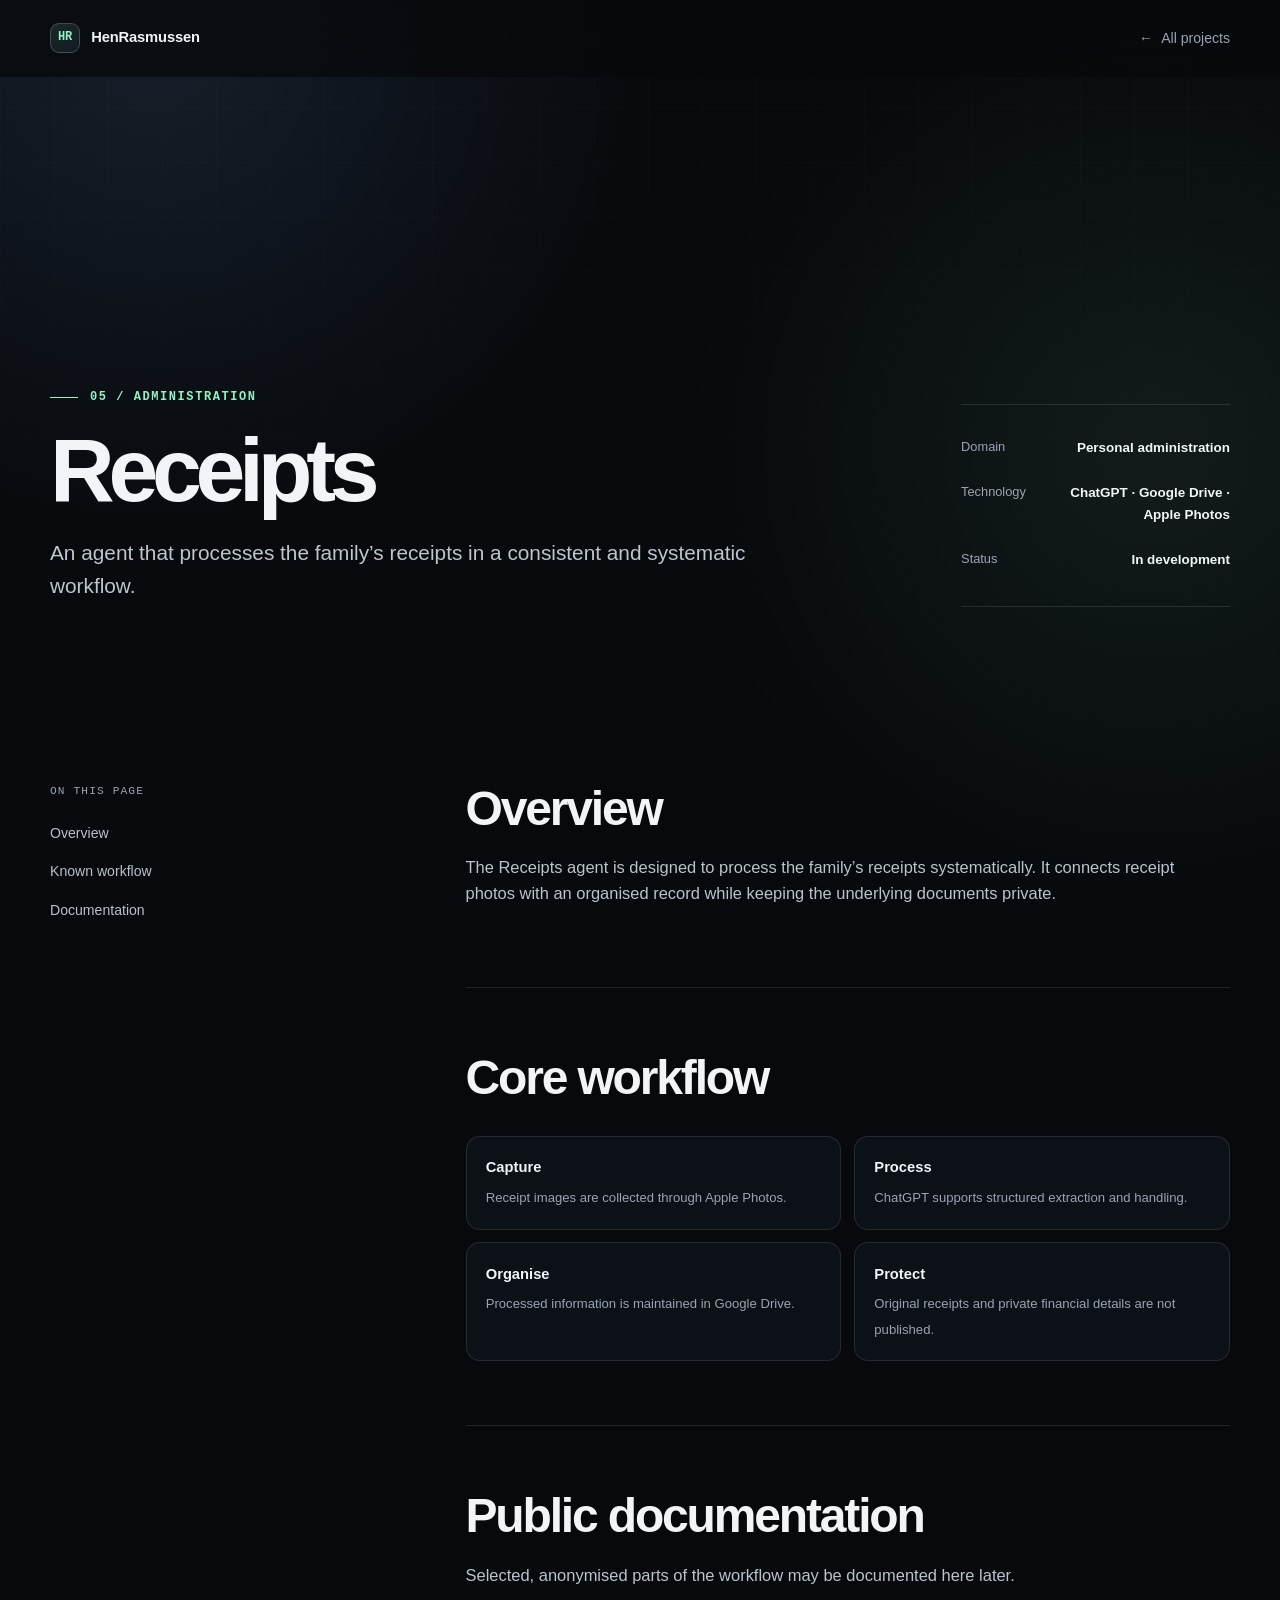
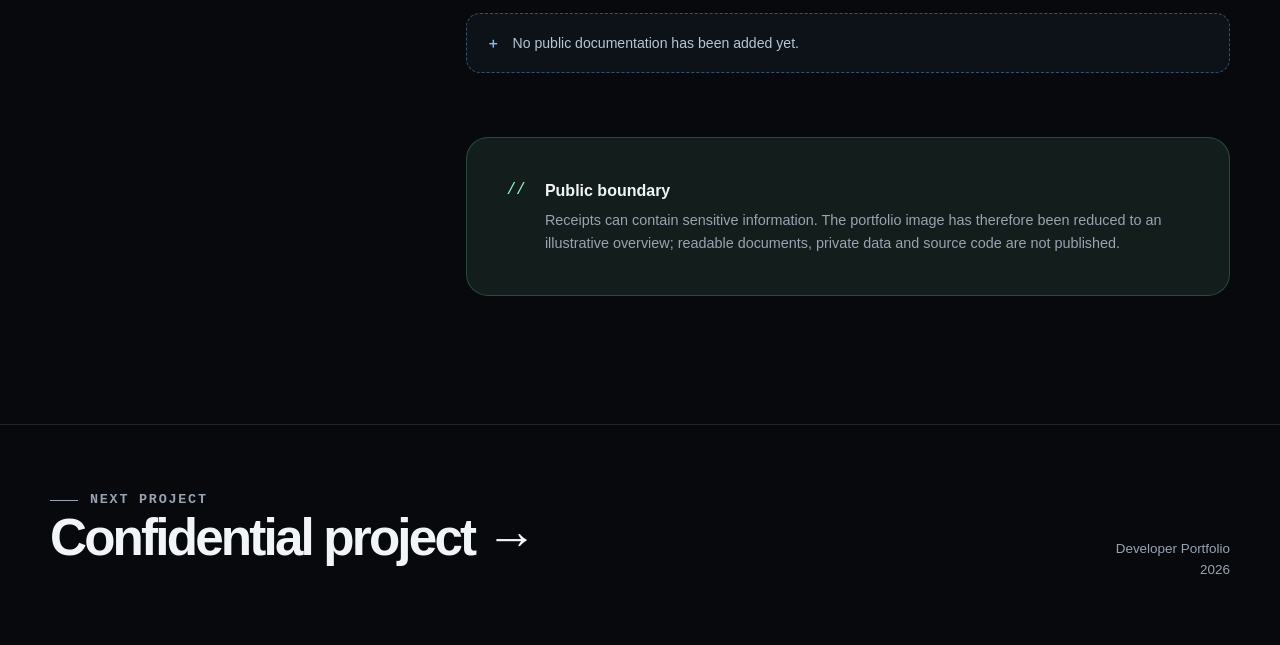
<file: projects/receipts/index.html>
<!doctype html>
<html lang="en">
<head><!-- Static project page -->
  <meta charset="utf-8">
  <meta name="viewport" content="width=device-width, initial-scale=1">
  <meta name="description" content="Receipts — an agent for systematically processing the family’s receipts.">
  <meta name="theme-color" content="#07090c">
  <title>Receipts — HenRasmussen</title>
  <link rel="stylesheet" href="../../assets/styles.css">
  <script src="../../assets/site.js" defer></script>
</head>
<body>
  <a class="skip-link" href="#main">Skip to content</a>
  <header class="site-header"><nav class="nav shell" aria-label="Primary navigation"><a class="brand" href="../../"><span class="brand-mark" aria-hidden="true">HR</span><span>HenRasmussen</span></a><div class="nav-links"><a class="back-link" href="../../#projects"><span aria-hidden="true">←</span> All projects</a></div></nav></header>
  <main id="main">
    <section class="detail-hero shell">
      <div data-reveal><p class="eyebrow">05 / Administration</p><h1>Receipts</h1><p class="detail-intro">An agent that processes the family’s receipts in a consistent and systematic workflow.</p></div>
      <dl class="detail-index" data-reveal><div><dt>Domain</dt><dd>Personal administration</dd></div><div><dt>Technology</dt><dd>ChatGPT · Google Drive · Apple Photos</dd></div><div><dt>Status</dt><dd>In development</dd></div></dl>
    </section>
    <div class="content-grid shell">
      <nav class="content-nav" aria-label="On this page"><p>On this page</p><a href="#overview">Overview</a><a href="#workflow">Known workflow</a><a href="#documentation">Documentation</a></nav>
      <div>
        <section class="content-block" id="overview" data-reveal><h2>Overview</h2><p>The Receipts agent is designed to process the family’s receipts systematically. It connects receipt photos with an organised record while keeping the underlying documents private.</p></section>
        <section class="content-block" id="workflow" data-reveal><h2>Core workflow</h2><ul class="feature-list"><li><strong>Capture</strong><span>Receipt images are collected through Apple Photos.</span></li><li><strong>Process</strong><span>ChatGPT supports structured extraction and handling.</span></li><li><strong>Organise</strong><span>Processed information is maintained in Google Drive.</span></li><li><strong>Protect</strong><span>Original receipts and private financial details are not published.</span></li></ul></section>
        <section class="content-block" id="documentation" data-reveal><h2>Public documentation</h2><p>Selected, anonymised parts of the workflow may be documented here later.</p><div class="placeholder">No public documentation has been added yet.</div></section>
        <aside class="privacy-note" data-reveal><span class="privacy-note-icon" aria-hidden="true">//</span><div><h3>Public boundary</h3><p>Receipts can contain sensitive information. The portfolio image has therefore been reduced to an illustrative overview; readable documents, private data and source code are not published.</p></div></aside>
      </div>
    </div>
  </main>
  <footer class="site-footer"><div class="footer-inner shell"><div><p class="eyebrow">Next project</p><h2><a href="../confidential-project/">Confidential project <span aria-hidden="true">→</span></a></h2></div><p class="footer-meta">Developer Portfolio<br><span data-year></span></p></div></footer>
</body>
</html>
</file>
<file: assets/styles.css>
:root {
  color-scheme: dark;
  --bg: #07090c;
  --surface: #0d1117;
  --surface-2: #131922;
  --line: rgba(255, 255, 255, 0.11);
  --line-strong: rgba(255, 255, 255, 0.2);
  --text: #f2f5f7;
  --muted: #99a4b3;
  --accent: #91f3c4;
  --accent-2: #7eb8ff;
  --accent-soft: rgba(145, 243, 196, 0.09);
  --max-width: 1180px;
  --radius: 22px;
  --shadow: 0 24px 70px rgba(0, 0, 0, 0.28);
}

* {
  box-sizing: border-box;
}

html {
  scroll-behavior: smooth;
}

body {
  min-width: 320px;
  margin: 0;
  overflow-x: hidden;
  background:
    radial-gradient(circle at 12% 2%, rgba(126, 184, 255, 0.12), transparent 32rem),
    radial-gradient(circle at 90% 20%, rgba(145, 243, 196, 0.08), transparent 30rem),
    var(--bg);
  color: var(--text);
  font-family: Inter, ui-sans-serif, -apple-system, BlinkMacSystemFont, "Segoe UI", sans-serif;
  line-height: 1.6;
  -webkit-font-smoothing: antialiased;
}

body::before {
  position: fixed;
  inset: 0;
  z-index: -1;
  background-image: linear-gradient(rgba(255,255,255,.018) 1px, transparent 1px), linear-gradient(90deg, rgba(255,255,255,.018) 1px, transparent 1px);
  background-size: 54px 54px;
  content: "";
  mask-image: linear-gradient(to bottom, black, transparent 70%);
}

a {
  color: inherit;
  text-decoration: none;
}

a:focus-visible,
button:focus-visible {
  outline: 2px solid var(--accent);
  outline-offset: 4px;
}

.skip-link {
  position: fixed;
  top: 1rem;
  left: 1rem;
  z-index: 100;
  padding: .7rem 1rem;
  transform: translateY(-200%);
  border-radius: 999px;
  background: var(--text);
  color: var(--bg);
  font-weight: 700;
}

.skip-link:focus {
  transform: translateY(0);
}

.shell {
  width: min(calc(100% - 40px), var(--max-width));
  margin-inline: auto;
}

.site-header {
  position: sticky;
  top: 0;
  z-index: 20;
  border-bottom: 1px solid transparent;
  background: rgba(7, 9, 12, 0.74);
  backdrop-filter: blur(18px);
  transition: border-color .2s ease;
}

.site-header.is-scrolled {
  border-bottom-color: var(--line);
}

.nav {
  display: flex;
  min-height: 76px;
  align-items: center;
  justify-content: space-between;
  gap: 1.5rem;
}

.brand {
  display: inline-flex;
  align-items: center;
  gap: .7rem;
  font-size: .92rem;
  font-weight: 750;
  letter-spacing: -.01em;
}

.brand-mark {
  display: grid;
  width: 30px;
  height: 30px;
  place-items: center;
  border: 1px solid var(--line-strong);
  border-radius: 9px;
  background: linear-gradient(145deg, rgba(145,243,196,.13), rgba(126,184,255,.08));
  color: var(--accent);
  font-family: ui-monospace, SFMono-Regular, Menlo, monospace;
  font-size: .75rem;
}

.nav-links {
  display: flex;
  align-items: center;
  gap: 1.5rem;
  color: var(--muted);
  font-size: .88rem;
}

.nav-links a:hover {
  color: var(--text);
}

.availability {
  display: inline-flex;
  align-items: center;
  gap: .45rem;
}

.availability::before {
  width: 7px;
  height: 7px;
  border-radius: 50%;
  background: var(--accent);
  box-shadow: 0 0 0 4px rgba(145,243,196,.1);
  content: "";
}

.hero {
  display: flex;
  min-height: 620px;
  padding: 8.5rem 0 6rem;
  align-items: end;
}

.eyebrow {
  display: flex;
  margin: 0 0 1.4rem;
  align-items: center;
  gap: .75rem;
  color: var(--accent);
  font-family: ui-monospace, SFMono-Regular, Menlo, monospace;
  font-size: .75rem;
  font-weight: 650;
  letter-spacing: .13em;
  text-transform: uppercase;
}

.eyebrow::before {
  width: 28px;
  height: 1px;
  background: currentColor;
  content: "";
}

h1,
h2,
h3,
p {
  margin-top: 0;
}

h1 {
  max-width: 850px;
  margin-bottom: 1.7rem;
  font-size: clamp(3.4rem, 8vw, 7.7rem);
  font-weight: 780;
  letter-spacing: -.075em;
  line-height: .91;
}

.hero h1 span,
.detail-hero h1 span {
  color: var(--muted);
}

.hero-copy {
  max-width: 700px;
  margin-bottom: 2.2rem;
  color: #bdc5cf;
  font-size: clamp(1.05rem, 2vw, 1.24rem);
}

.button-row {
  display: flex;
  flex-wrap: wrap;
  gap: .8rem;
}

.button {
  display: inline-flex;
  min-height: 46px;
  padding: .72rem 1.05rem;
  align-items: center;
  justify-content: center;
  gap: .55rem;
  border: 1px solid var(--line-strong);
  border-radius: 999px;
  color: var(--text);
  font-size: .88rem;
  font-weight: 700;
  transition: transform .2s ease, border-color .2s ease, background .2s ease;
}

.button:hover {
  transform: translateY(-2px);
  border-color: rgba(145,243,196,.55);
  background: var(--accent-soft);
}

.button-primary {
  border-color: var(--accent);
  background: var(--accent);
  color: #07110c;
}

.button-primary:hover {
  border-color: #b7ffdc;
  background: #b7ffdc;
}

.hero-aside {
  padding: 1.35rem;
  border: 1px solid var(--line);
  border-radius: var(--radius);
  background: rgba(13, 17, 23, .72);
  box-shadow: var(--shadow);
}

.hero-aside-label {
  margin-bottom: 1.2rem;
  color: var(--muted);
  font-family: ui-monospace, SFMono-Regular, Menlo, monospace;
  font-size: .72rem;
  letter-spacing: .1em;
  text-transform: uppercase;
}

.metric {
  display: flex;
  padding: .9rem 0;
  align-items: baseline;
  justify-content: space-between;
  gap: 1rem;
  border-top: 1px solid var(--line);
}

.metric strong {
  font-size: 1.85rem;
  letter-spacing: -.05em;
}

.metric span {
  color: var(--muted);
  font-size: .82rem;
  text-align: right;
}

.section {
  padding: 7rem 0;
}

.section-heading {
  display: grid;
  margin-bottom: 3.2rem;
  grid-template-columns: minmax(0, 1fr) minmax(260px, .55fr);
  gap: 3rem;
  align-items: end;
}

.section-heading h2 {
  margin-bottom: 0;
  font-size: clamp(2.2rem, 5vw, 4.4rem);
  letter-spacing: -.055em;
  line-height: 1;
}

.section-heading p {
  margin-bottom: .3rem;
  color: var(--muted);
}

.project-grid {
  display: grid;
  grid-template-columns: repeat(3, minmax(0, 1fr));
  gap: 1rem;
}

.project-card {
  position: relative;
  display: flex;
  min-height: 550px;
  padding: 0;
  overflow: hidden;
  flex-direction: column;
  border: 1px solid var(--line);
  border-radius: var(--radius);
  background: linear-gradient(145deg, rgba(19,25,34,.94), rgba(10,13,18,.92));
  box-shadow: 0 20px 50px rgba(0, 0, 0, .16);
  transition: transform .28s ease, border-color .28s ease, box-shadow .28s ease;
}

.project-card::after {
  position: absolute;
  inset: 0;
  border-radius: inherit;
  background: linear-gradient(145deg, color-mix(in srgb, var(--project-color, var(--accent)) 8%, transparent), transparent 38%);
  content: "";
  opacity: 0;
  pointer-events: none;
  transition: opacity .28s ease;
}

.project-card:hover {
  transform: translateY(-7px) rotate(-.25deg);
  border-color: color-mix(in srgb, var(--project-color, var(--accent)) 50%, transparent);
  box-shadow: 0 28px 70px rgba(0, 0, 0, .3);
}

.project-card:hover::after {
  opacity: 1;
}

.project-card:nth-child(3n + 2) {
  --project-color: #7eb8ff;
}

.project-card:nth-child(3n + 3) {
  --project-color: #d5a6ff;
}

.project-number {
  position: absolute;
  top: 1rem;
  left: 1rem;
  z-index: 3;
  padding: .42rem .62rem;
  border: 1px solid rgba(255, 255, 255, .22);
  border-radius: 999px;
  background: rgba(7, 9, 12, .78);
  backdrop-filter: blur(10px);
  color: var(--muted);
  font-family: ui-monospace, SFMono-Regular, Menlo, monospace;
  font-size: .72rem;
  letter-spacing: .1em;
}

.project-image {
  position: relative;
  z-index: 1;
  aspect-ratio: 16 / 10;
  overflow: hidden;
  border-bottom: 1px solid var(--line);
  background: #11161d;
}

.project-image::after {
  position: absolute;
  inset: 0;
  background: linear-gradient(to bottom, transparent 58%, rgba(7, 9, 12, .5));
  content: "";
}

.project-image img {
  width: 100%;
  height: 100%;
  display: block;
  object-fit: cover;
  filter: saturate(.85) contrast(1.03);
  transition: transform .45s ease, filter .45s ease;
}

.project-card:hover .project-image img {
  transform: scale(1.035);
  filter: saturate(1) contrast(1.04);
}

.project-card-body {
  position: relative;
  z-index: 1;
  display: flex;
  min-height: 315px;
  padding: 1.45rem;
  flex: 1;
  flex-direction: column;
}

.project-card h3 {
  max-width: calc(100% - 3rem);
  margin-bottom: .7rem;
  font-size: clamp(1.55rem, 2.5vw, 2.05rem);
  letter-spacing: -.045em;
  line-height: 1.05;
}

.project-card p {
  max-width: none;
  margin-bottom: 1.3rem;
  color: var(--muted);
  font-size: .92rem;
}

.tag-list {
  display: flex;
  flex-wrap: wrap;
  gap: .5rem;
}

.tag {
  padding: .36rem .62rem;
  border: 1px solid var(--line);
  border-radius: 999px;
  color: #b7c0cb;
  font-size: .72rem;
}

.project-status {
  display: flex;
  margin-top: auto;
  padding-top: 1.25rem;
  padding-right: 3.2rem;
  align-items: center;
  gap: .55rem;
  color: #c7d0da;
  font-size: .74rem;
}

.project-status::before {
  width: 7px;
  height: 7px;
  flex: 0 0 auto;
  border-radius: 50%;
  background: var(--project-color, var(--accent));
  box-shadow: 0 0 0 4px color-mix(in srgb, var(--project-color, var(--accent)) 10%, transparent);
  content: "";
}

.card-arrow {
  position: absolute;
  right: 1.35rem;
  bottom: 1.25rem;
  z-index: 1;
  display: grid;
  width: 42px;
  height: 42px;
  place-items: center;
  border: 1px solid var(--line-strong);
  border-radius: 50%;
  background: rgba(7,9,12,.58);
  font-size: 1.15rem;
}

.principles {
  display: grid;
  grid-template-columns: repeat(4, minmax(0, 1fr));
  border-top: 1px solid var(--line);
  border-bottom: 1px solid var(--line);
}

.principle {
  padding: 2.3rem;
}

.principle + .principle {
  border-left: 1px solid var(--line);
}

.principle strong {
  display: block;
  margin-bottom: .7rem;
  color: var(--accent);
  font-family: ui-monospace, SFMono-Regular, Menlo, monospace;
  font-size: .72rem;
  letter-spacing: .1em;
  text-transform: uppercase;
}

.principle h3 {
  margin-bottom: .7rem;
  font-size: 1.25rem;
}

.principle p {
  margin-bottom: 0;
  color: var(--muted);
  font-size: .93rem;
}

.site-footer {
  padding: 4rem 0;
  border-top: 1px solid var(--line);
}

.footer-inner {
  display: flex;
  align-items: flex-end;
  justify-content: space-between;
  gap: 2rem;
}

.footer-inner h2 {
  max-width: 650px;
  margin-bottom: 1rem;
  font-size: clamp(2rem, 4vw, 3.5rem);
  letter-spacing: -.055em;
  line-height: 1.05;
}

.footer-inner p,
.footer-meta {
  margin-bottom: 0;
  color: var(--muted);
  font-size: .84rem;
}

.footer-meta {
  text-align: right;
}

/* Project detail pages */
.back-link {
  display: inline-flex;
  align-items: center;
  gap: .5rem;
}

.detail-hero {
  display: grid;
  min-height: 610px;
  padding: 7rem 0 4rem;
  align-content: end;
  grid-template-columns: minmax(0, 1.7fr) minmax(250px, .55fr);
  gap: 5rem;
}

.detail-hero h1 {
  max-width: 850px;
  margin-bottom: 1.5rem;
  font-size: clamp(3.3rem, 7vw, 7rem);
  letter-spacing: -.07em;
  line-height: .92;
}

.detail-intro {
  max-width: 760px;
  color: #bdc5cf;
  font-size: clamp(1.08rem, 2vw, 1.3rem);
}

.detail-index {
  padding: 1.25rem 0;
  border-top: 1px solid var(--line);
  border-bottom: 1px solid var(--line);
}

.detail-index div {
  display: flex;
  padding: .75rem 0;
  justify-content: space-between;
  gap: 1rem;
}

.detail-index dt {
  color: var(--muted);
  font-size: .8rem;
}

.detail-index dd {
  margin: 0;
  font-size: .84rem;
  font-weight: 650;
  text-align: right;
}

.content-grid {
  display: grid;
  padding: 6rem 0 8rem;
  grid-template-columns: minmax(220px, .55fr) minmax(0, 1.4fr);
  gap: clamp(3rem, 9vw, 8rem);
}

.content-nav {
  position: sticky;
  top: 110px;
  align-self: start;
}

.content-nav p {
  margin-bottom: .8rem;
  color: var(--muted);
  font-family: ui-monospace, SFMono-Regular, Menlo, monospace;
  font-size: .7rem;
  letter-spacing: .1em;
  text-transform: uppercase;
}

.content-nav a {
  display: block;
  padding: .5rem 0;
  color: #b9c1ca;
  font-size: .88rem;
}

.content-nav a:hover {
  color: var(--accent);
}

.content-block {
  padding-bottom: 4rem;
  scroll-margin-top: 110px;
}

.content-block + .content-block {
  padding-top: 4rem;
  border-top: 1px solid var(--line);
}

.content-block h2 {
  margin-bottom: 1.2rem;
  font-size: clamp(1.8rem, 4vw, 3rem);
  letter-spacing: -.045em;
  line-height: 1.08;
}

.content-block > p {
  max-width: 760px;
  color: #bac3ce;
  font-size: 1.03rem;
}

.feature-list {
  display: grid;
  margin: 2rem 0 0;
  padding: 0;
  grid-template-columns: repeat(2, minmax(0, 1fr));
  gap: .8rem;
  list-style: none;
}

.feature-list li {
  padding: 1.2rem;
  border: 1px solid var(--line);
  border-radius: 14px;
  background: rgba(19,25,34,.5);
}

.feature-list strong {
  display: block;
  margin-bottom: .25rem;
  font-size: .92rem;
}

.feature-list span {
  color: var(--muted);
  font-size: .82rem;
}

.placeholder {
  display: flex;
  margin-top: 1.6rem;
  padding: 1.1rem 1.2rem;
  align-items: flex-start;
  gap: .8rem;
  border: 1px dashed rgba(126,184,255,.38);
  border-radius: 14px;
  background: rgba(126,184,255,.05);
  color: #b8c5d4;
  font-size: .88rem;
}

.placeholder::before {
  color: var(--accent-2);
  content: "＋";
  font-weight: 800;
}

.privacy-note {
  display: grid;
  padding: clamp(1.5rem, 4vw, 2.5rem);
  grid-template-columns: auto 1fr;
  gap: 1.2rem;
  border: 1px solid rgba(145,243,196,.2);
  border-radius: var(--radius);
  background: var(--accent-soft);
}

.privacy-note-icon {
  color: var(--accent);
  font-family: ui-monospace, SFMono-Regular, Menlo, monospace;
}

.privacy-note h3 {
  margin-bottom: .35rem;
  font-size: 1rem;
}

.privacy-note p {
  margin-bottom: 0;
  color: var(--muted);
  font-size: .9rem;
}

[data-reveal] {
  opacity: 0;
  transform: translateY(18px);
  transition: opacity .55s ease, transform .55s ease;
}

[data-reveal].is-visible {
  opacity: 1;
  transform: none;
}

@media (max-width: 820px) {
  .nav-links .availability {
    display: none;
  }

  .hero,
  .detail-hero,
  .section-heading,
  .content-grid {
    grid-template-columns: 1fr;
  }

  .hero {
    min-height: auto;
    padding: 7rem 0 4rem;
  }

  .detail-hero {
    min-height: auto;
    padding-top: 6rem;
    gap: 2rem;
  }

  .project-grid {
    grid-template-columns: repeat(2, minmax(0, 1fr));
  }

  .principles {
    grid-template-columns: 1fr;
  }

  .principle + .principle {
    border-top: 1px solid var(--line);
    border-left: 0;
  }

  .content-nav {
    position: static;
    display: none;
  }

  .content-grid {
    padding-top: 4rem;
  }
}

@media (max-width: 560px) {
  .shell {
    width: min(calc(100% - 28px), var(--max-width));
  }

  .nav {
    min-height: 66px;
  }

  .nav-links a:not(:last-child) {
    display: none;
  }

  h1 {
    font-size: clamp(3rem, 17vw, 5rem);
  }

  .section {
    padding: 5rem 0;
  }

  .project-card {
    min-height: 520px;
  }

  .project-grid {
    grid-template-columns: 1fr;
  }

  .feature-list {
    grid-template-columns: 1fr;
  }

  .footer-inner {
    align-items: flex-start;
    flex-direction: column;
  }

  .footer-meta {
    text-align: left;
  }
}

@media (prefers-reduced-motion: reduce) {
  html {
    scroll-behavior: auto;
  }

  *,
  *::before,
  *::after {
    scroll-behavior: auto !important;
    transition-duration: .01ms !important;
  }

  [data-reveal] {
    opacity: 1;
    transform: none;
  }
}
</file>
